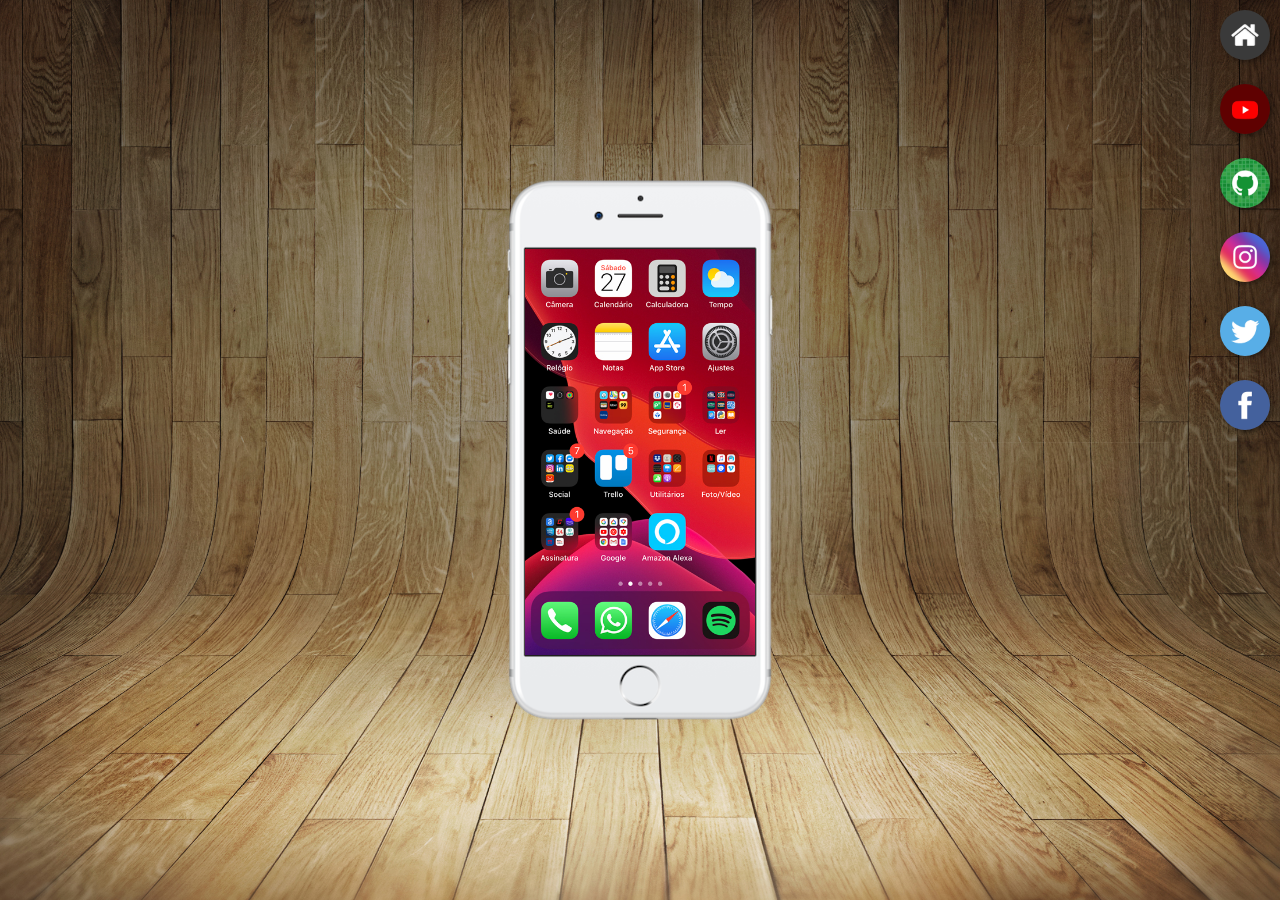
<file: index.html>
<!DOCTYPE html>
<html lang="pt-br">
<head>
    <meta charset="UTF-8">
    <meta name="viewport" content="width=device-width, initial-scale=1.0">
    <link rel="shortcut icon" href="favicon.ico" type="image/x-icon">
    <title>Projeto Redes Sociais</title>
    <link rel="stylesheet" href="estilos/estilo.css"> 
</head>
<body>
    <main>
        <section id="telefone">
            <iframe src="home.html" name="tela" id="tela" frameborder="0"></iframe>
        </section>
        <section id="redes_sociais">
            <a href="home.html" target="tela"><img src="imagens/logo-home.jpg" alt="Home"></a><br/>
            <a href="youtube.html" target="tela"><img src="imagens/logo-youtube.jpg" alt="Youtube"></a><br/>
            <a href="github.html" target="tela"><img src="imagens/logo-github.jpg" alt="GitHub"></a><br/>
            <a href="instagram.html" target="tela"><img src="imagens/logo-instagram.jpg" alt="Instagran"></a><br/>
            <a href="twitter.html" target="tela"><img src="imagens/logo-twitter.jpg" alt="Twitter"></a><br/>
            <a href="facebook.html" target="tela"><img src="imagens/logo-facebook.jpg" alt="Fabebook"></a>
        </section>
    </main>
</body>
</html>
</file>
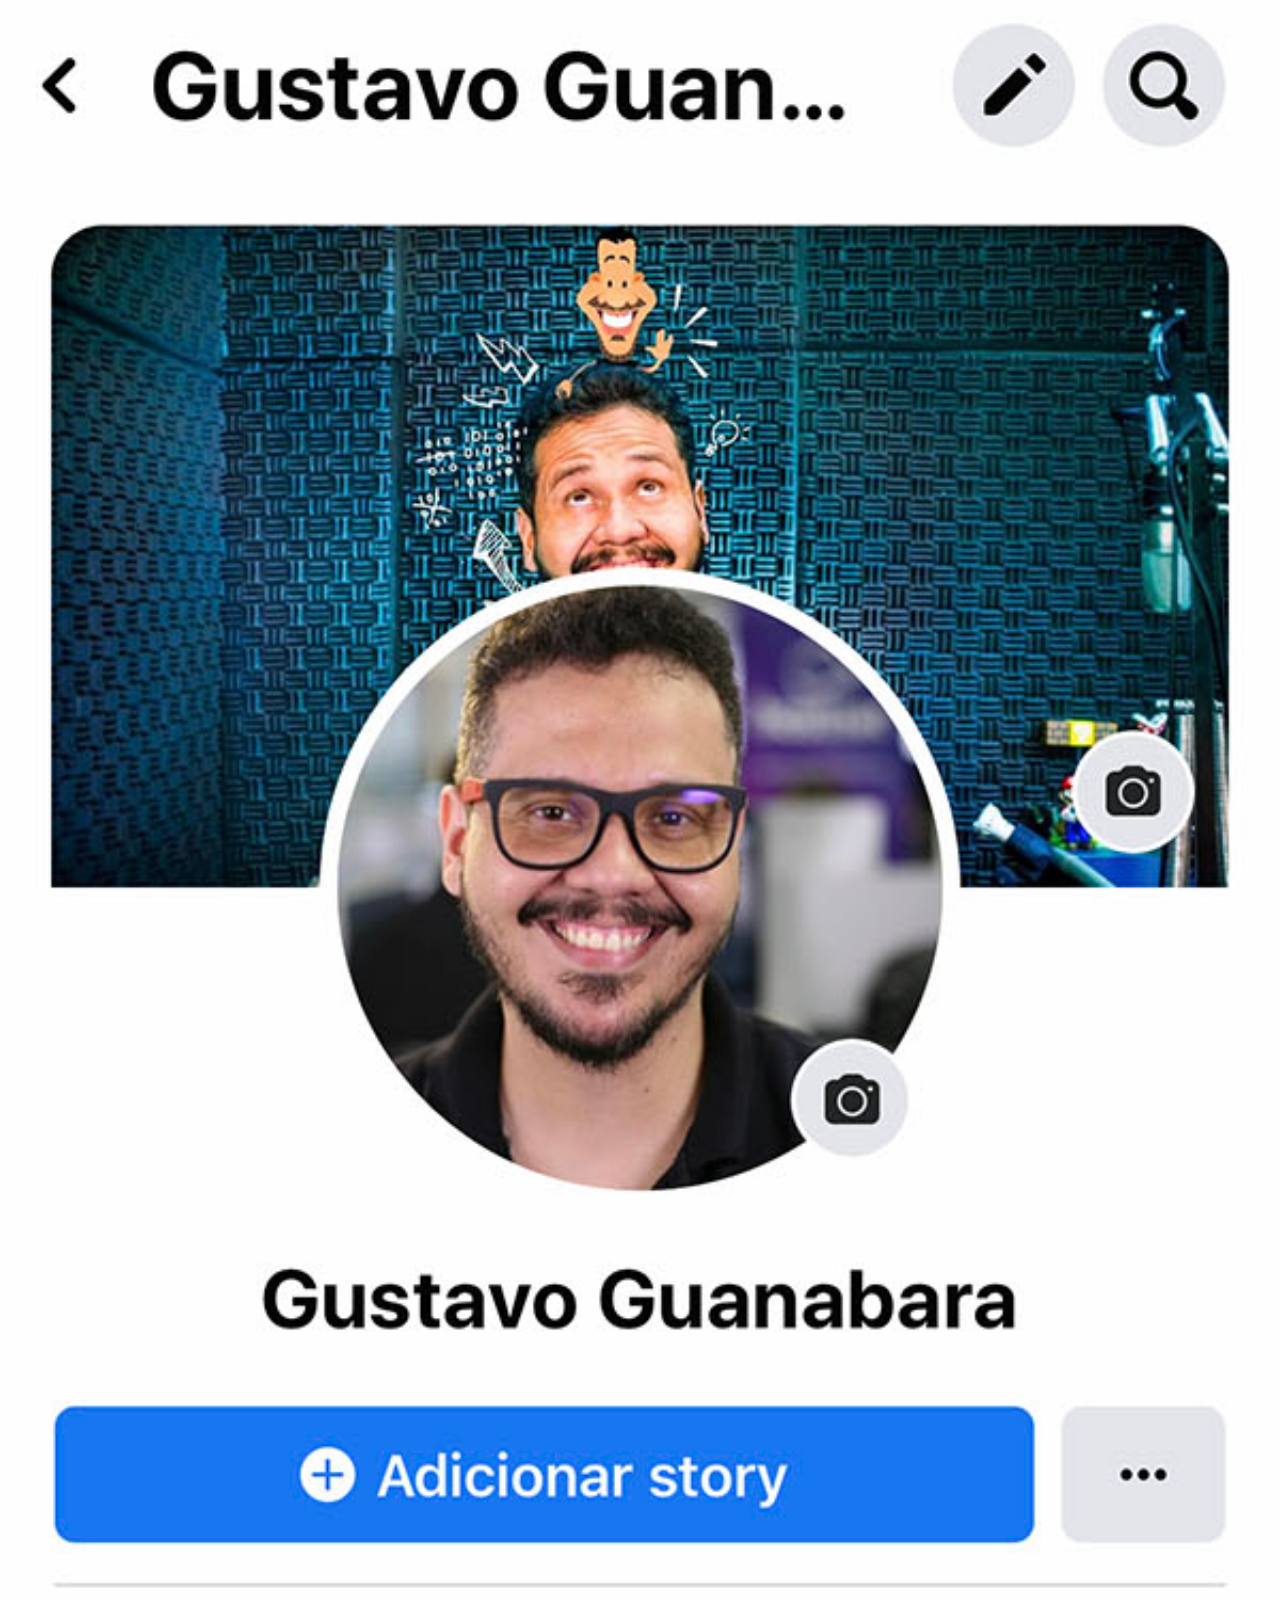
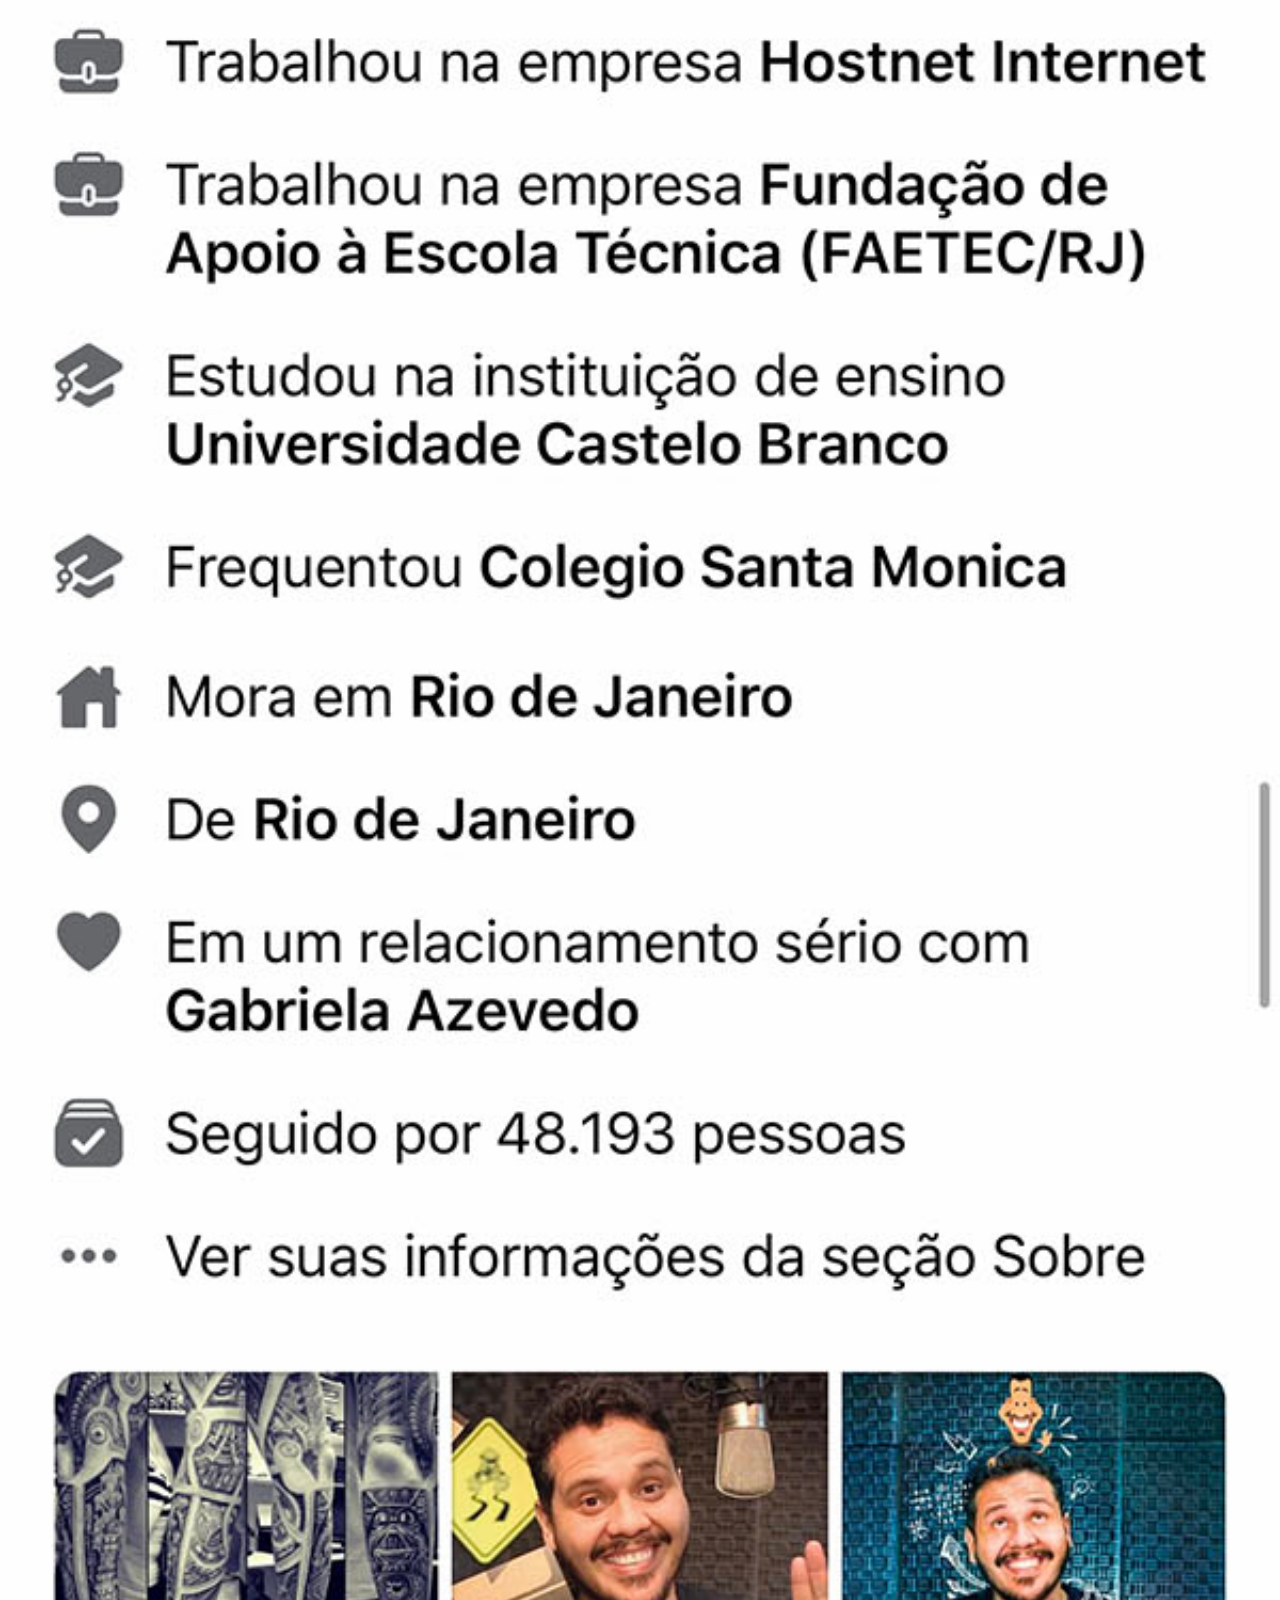
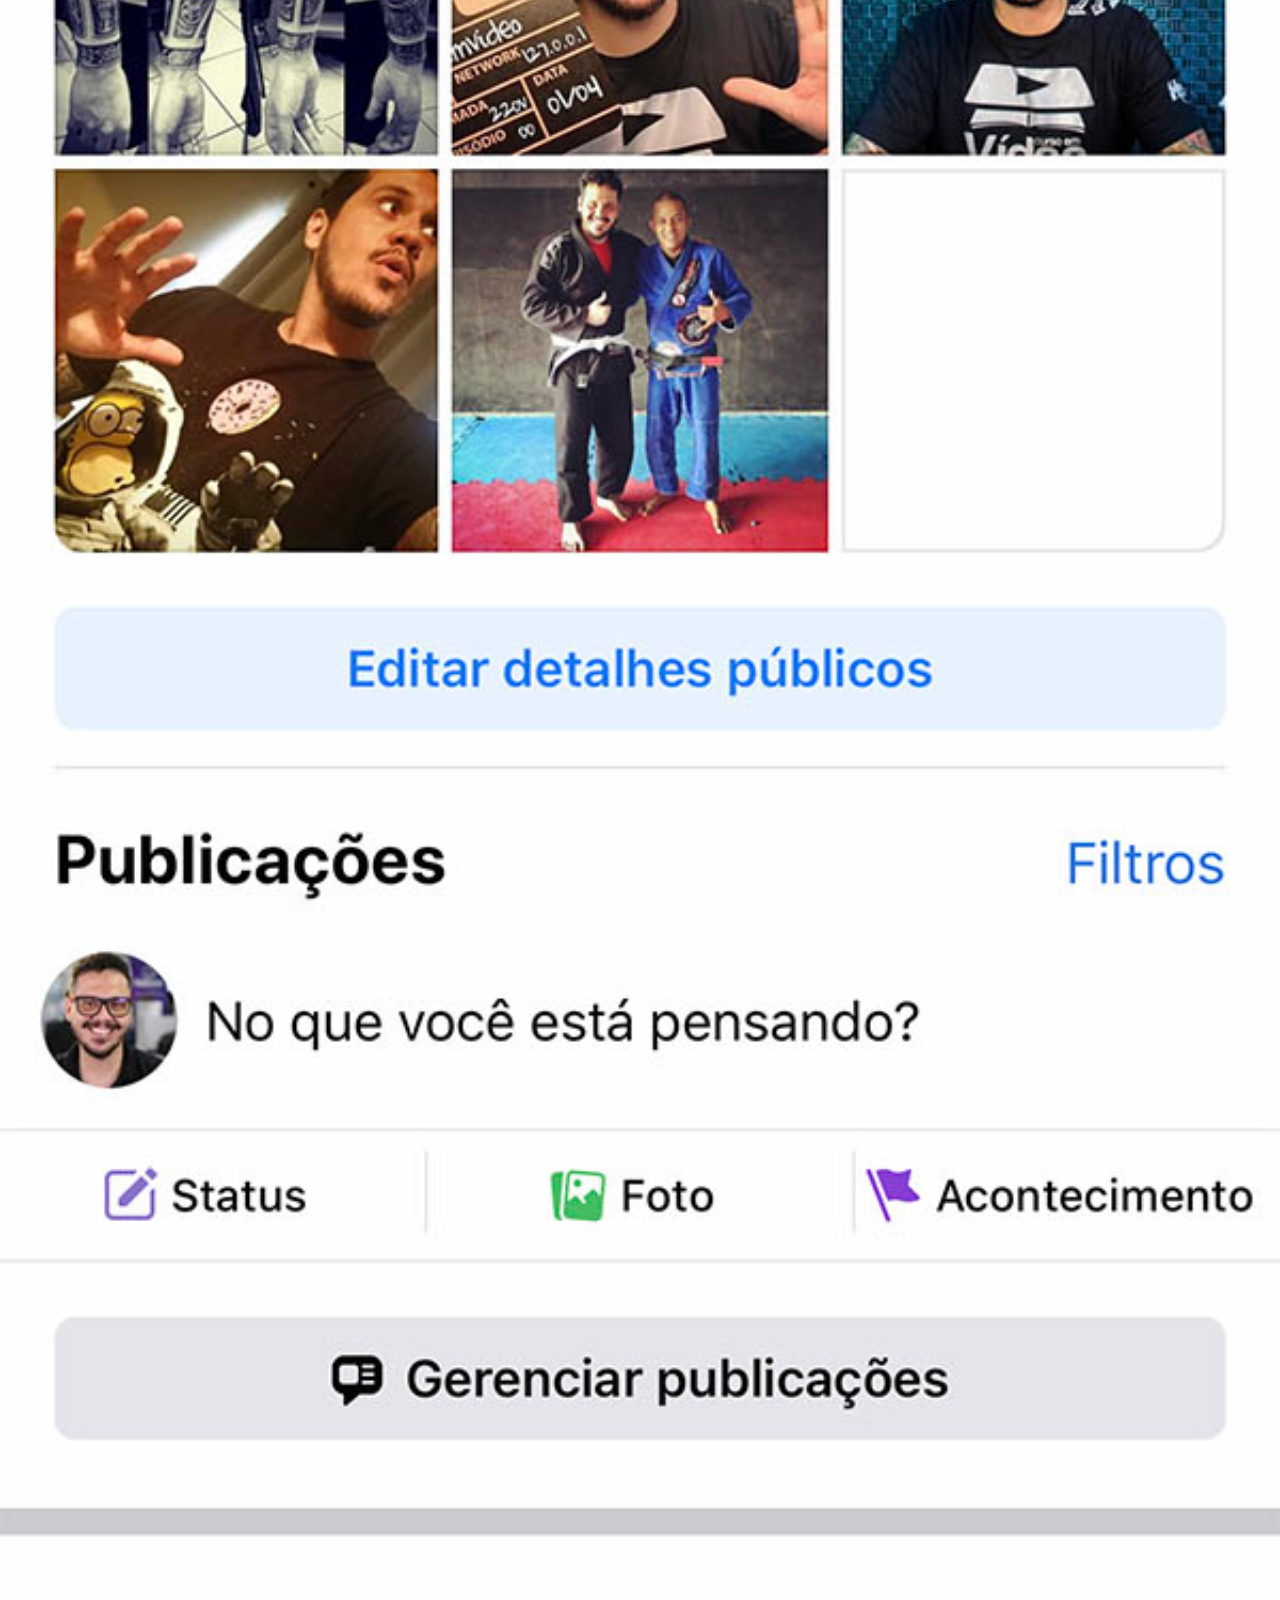
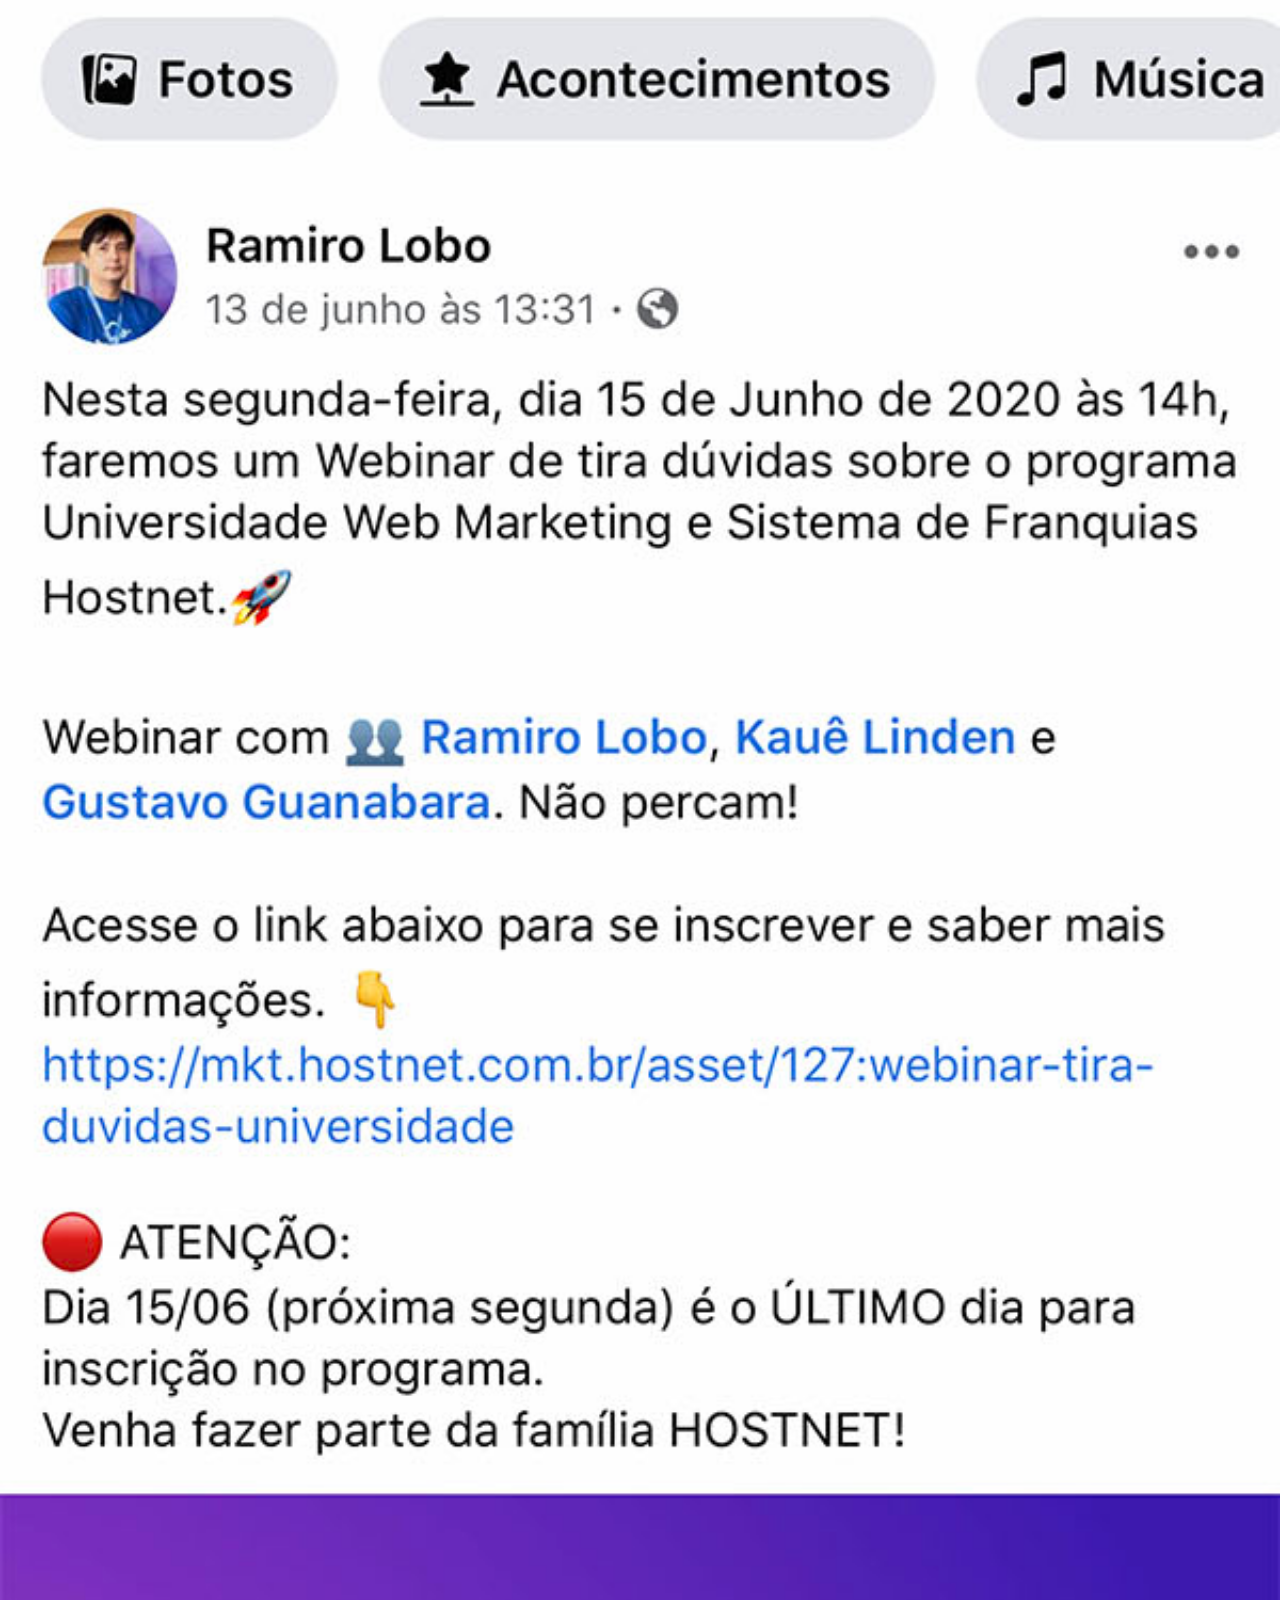
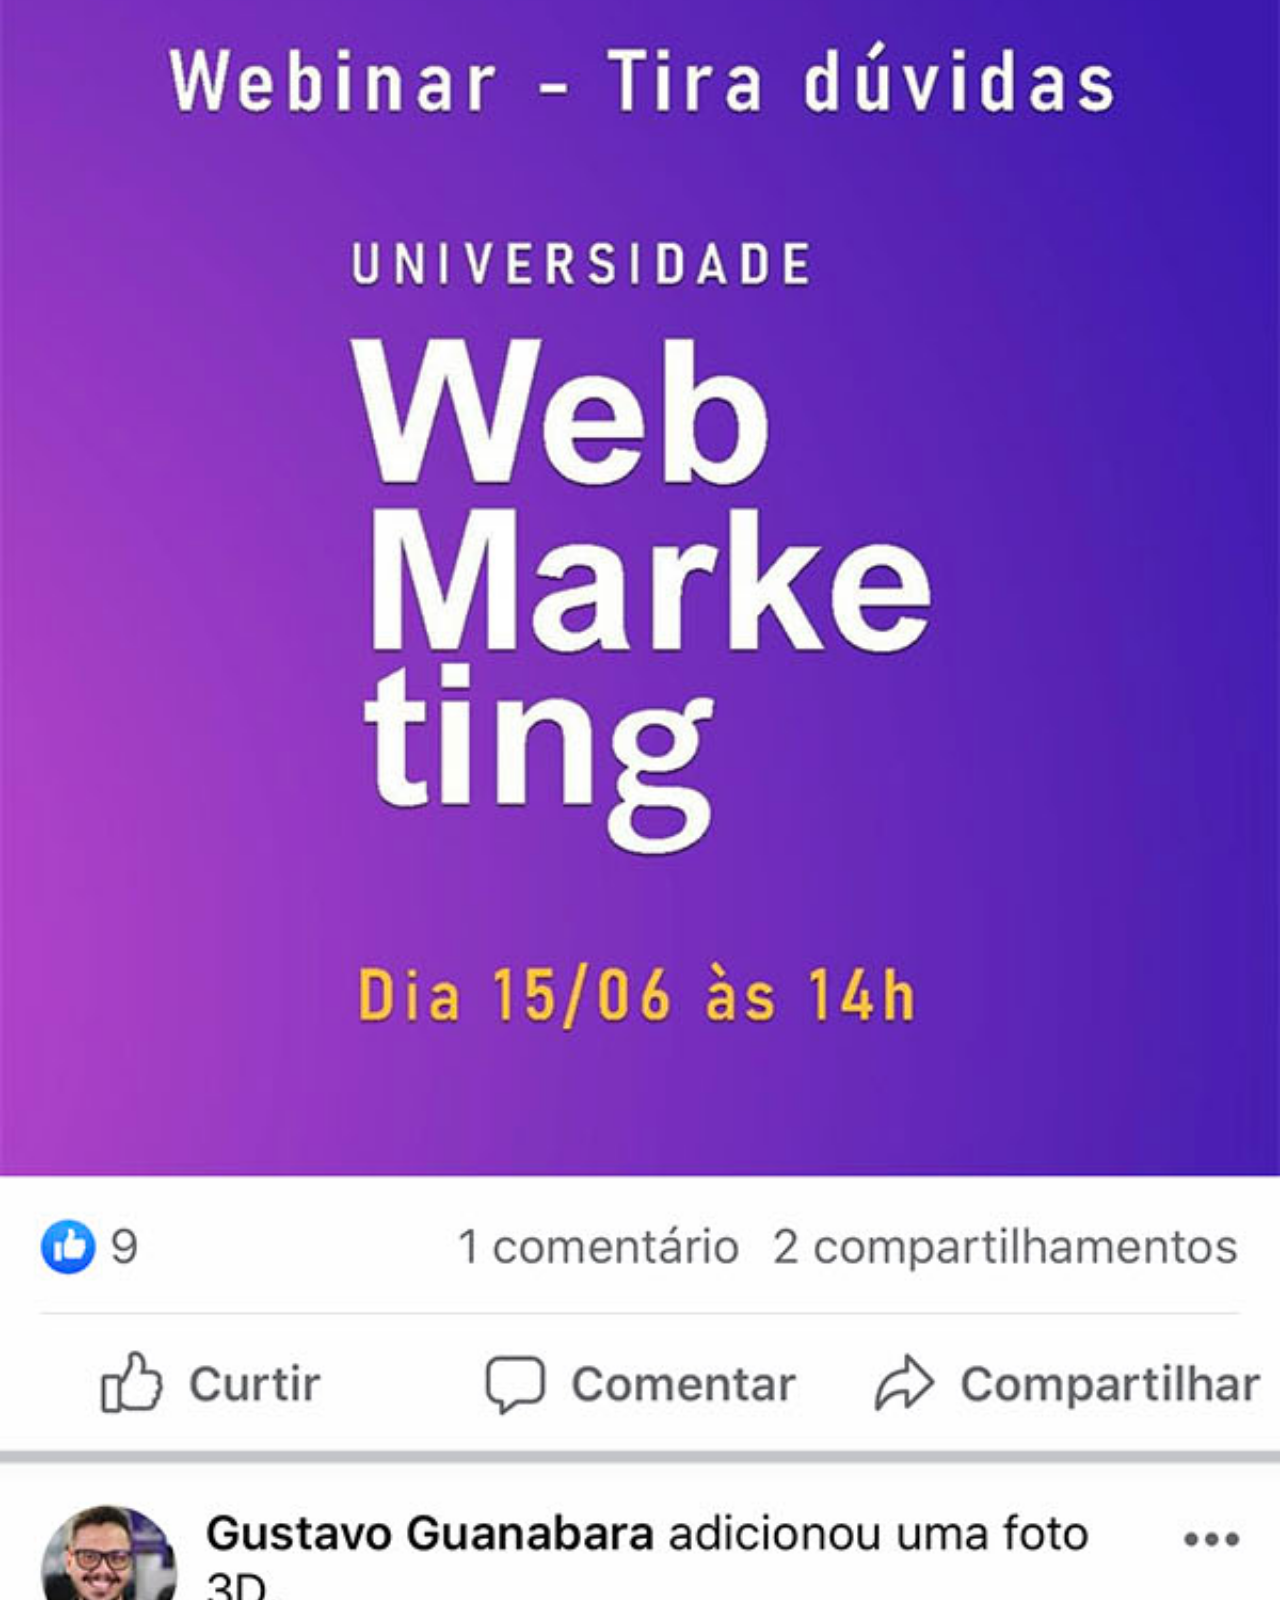
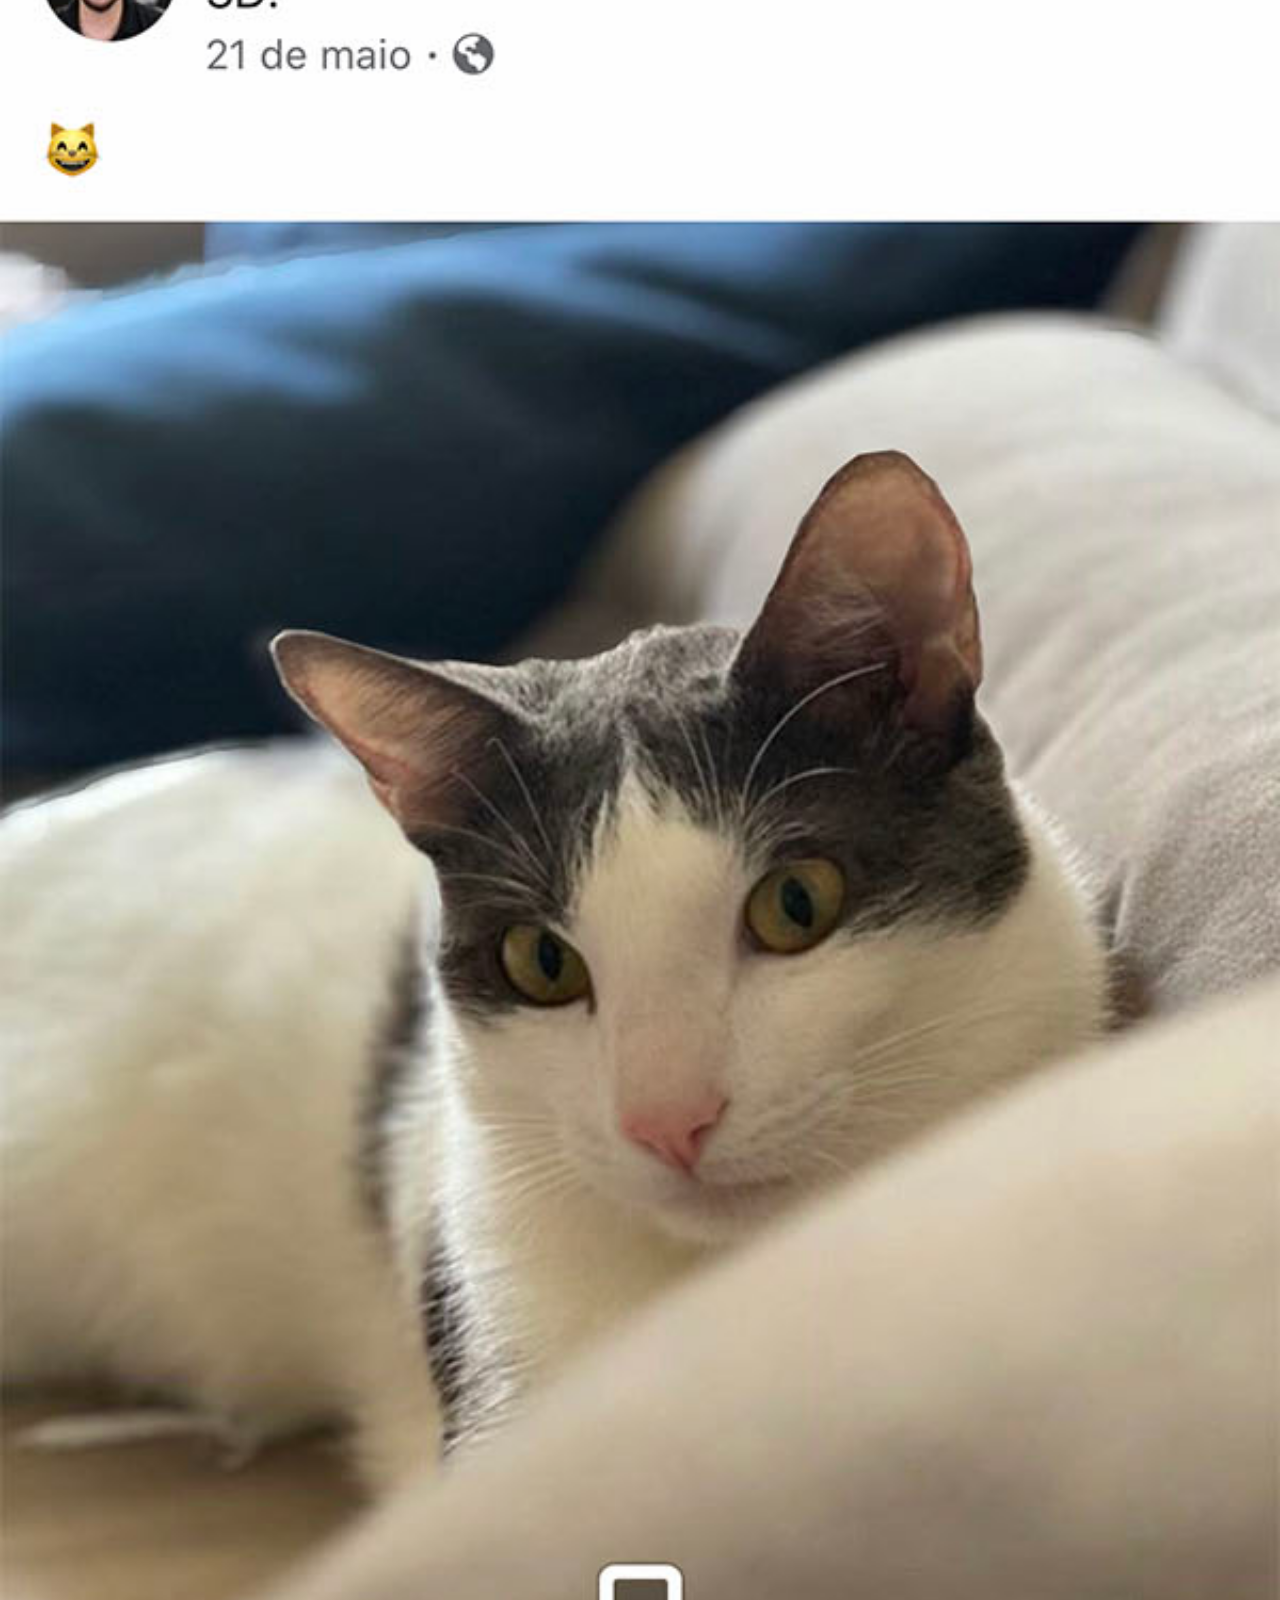
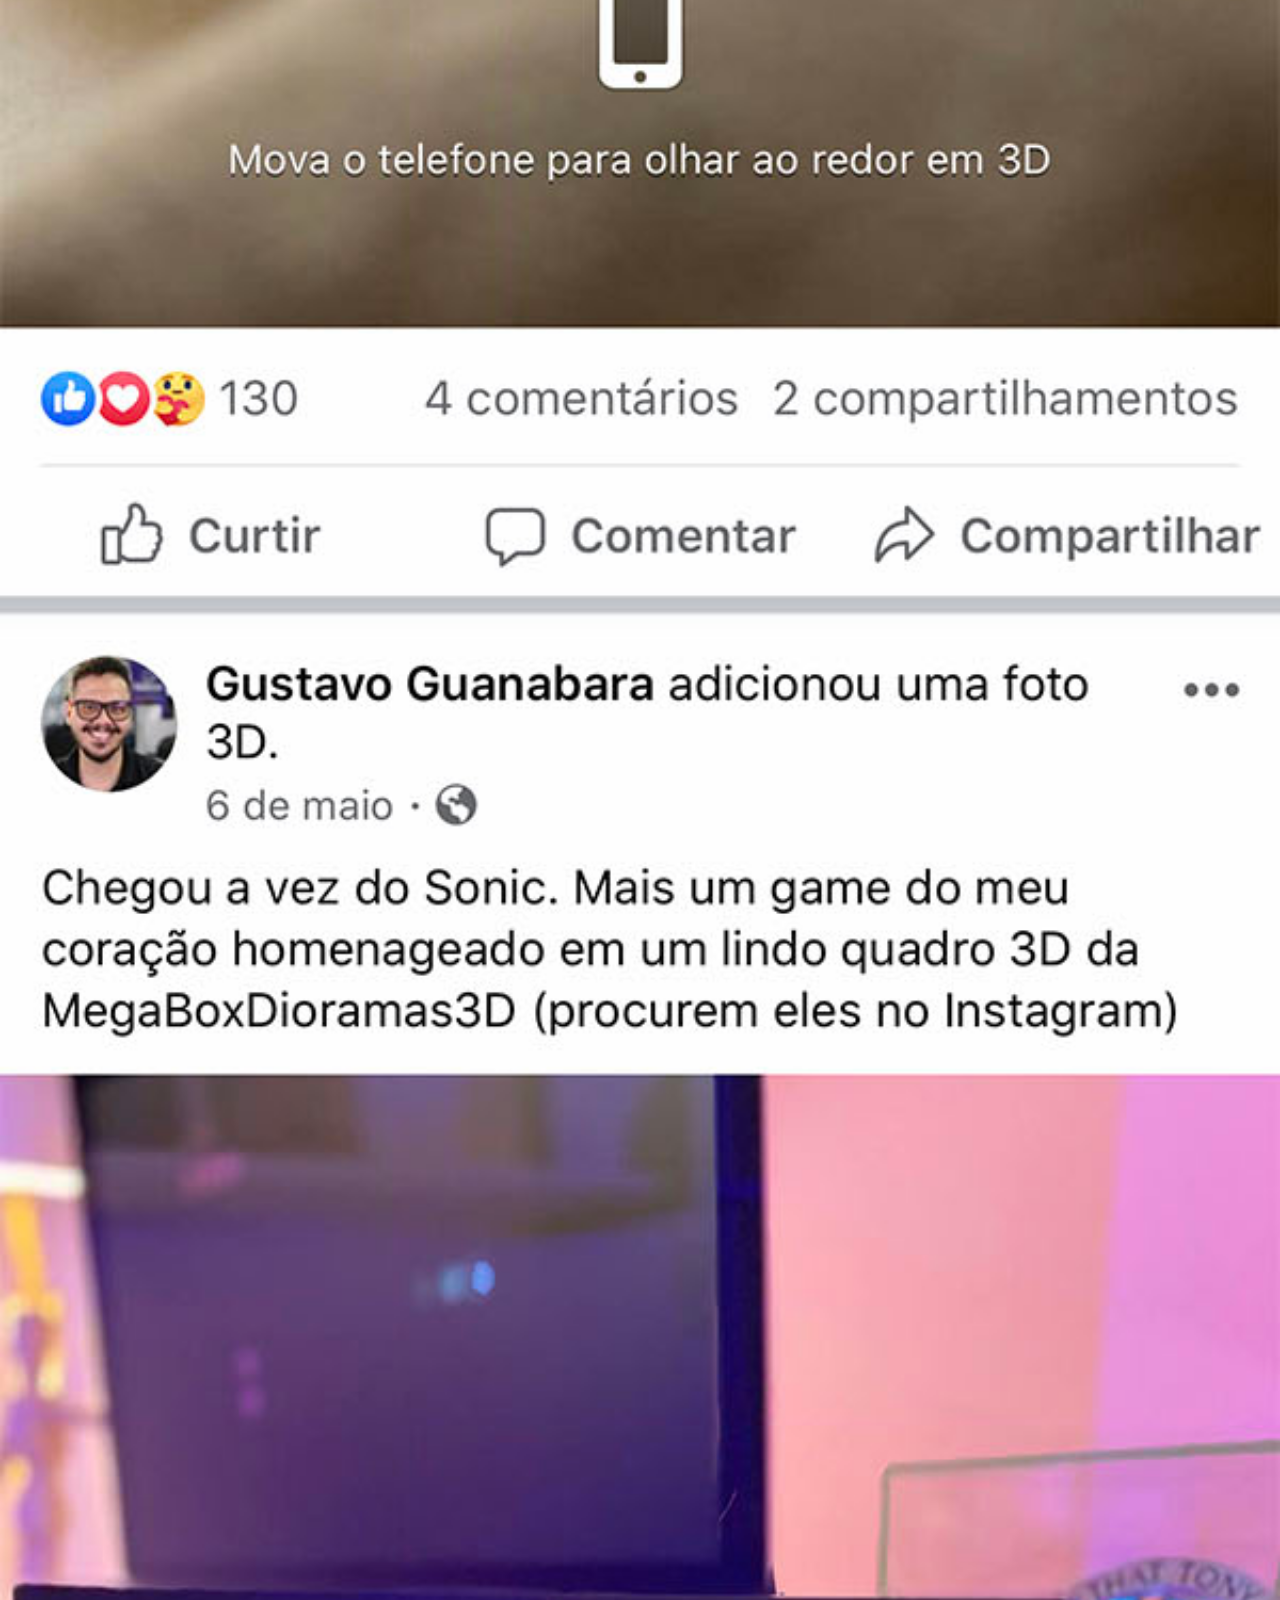
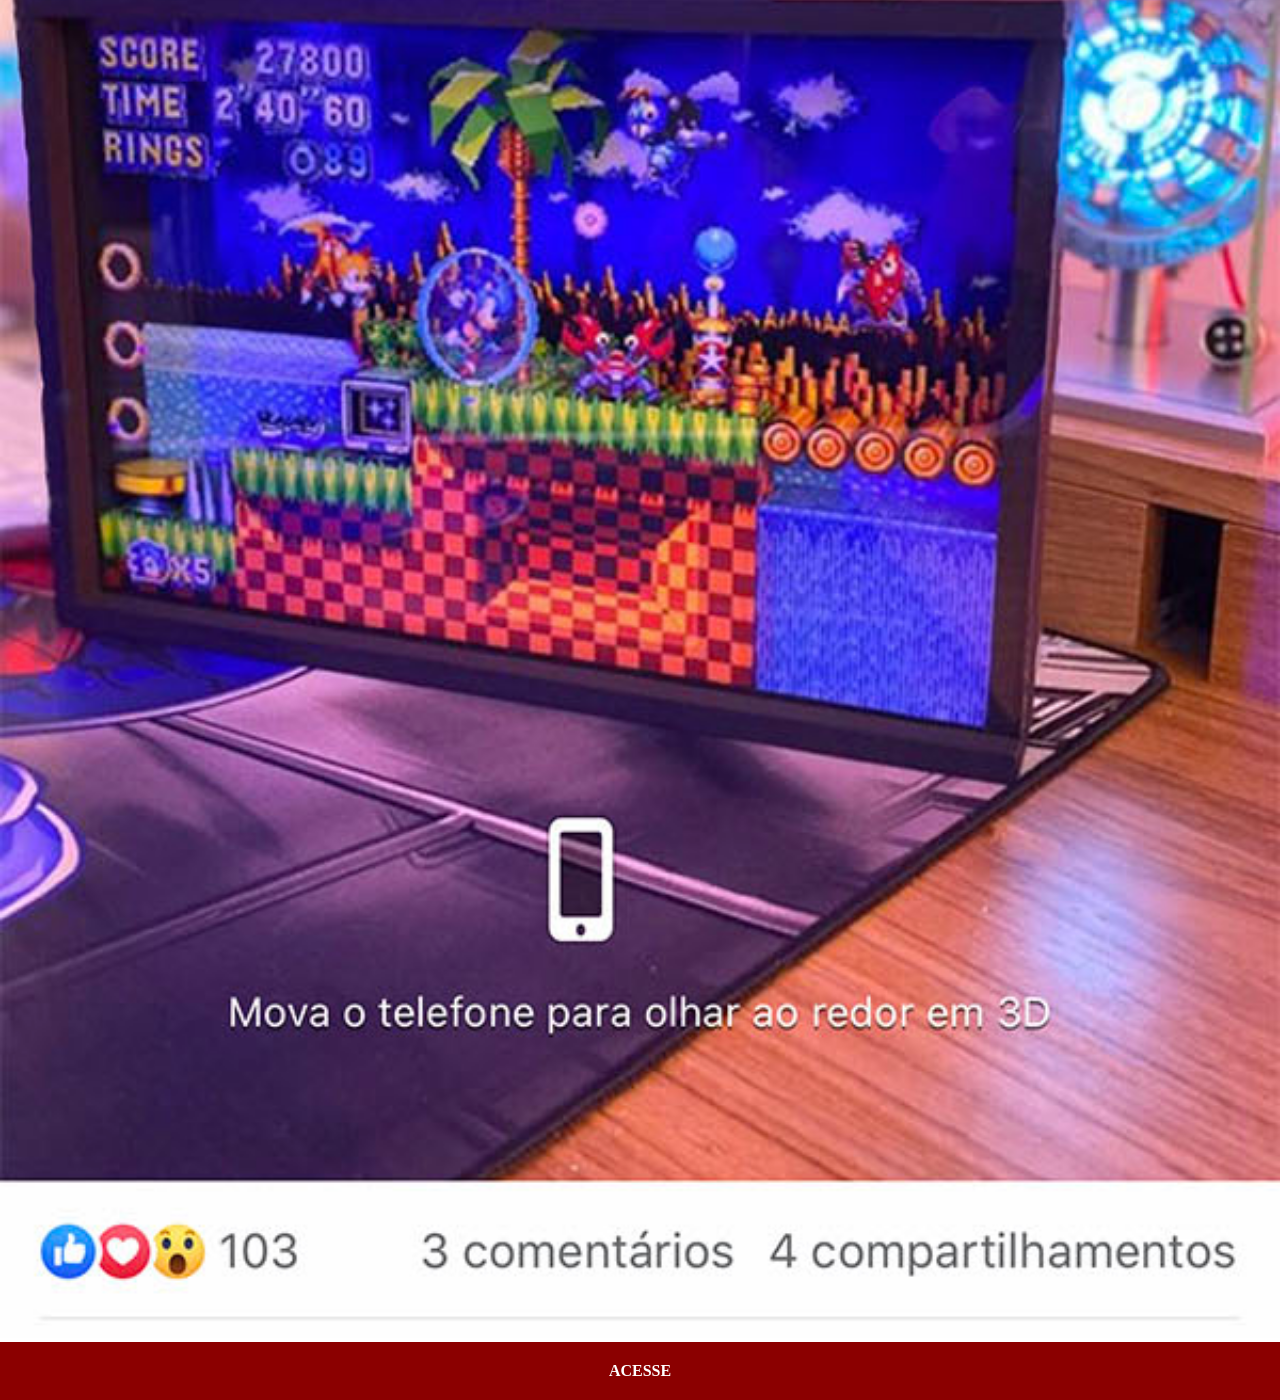
<file: facebook.html>
<!DOCTYPE html>
<html lang="pt-br">
<head>
    <meta charset="UTF-8">
    <meta name="viewport" content="width=device-width, initial-scale=1.0">
    <title>Facebook</title>
    <link rel="stylesheet" href="estilos/social.css">
</head>
<body>

    <img src="imagens/tela-facebook.jpg" alt="Github">
    <a href="https://www.facebook.com/gustavoguanabara/?locale=pt_BR" target="_blank">ACESSE</a>
    
</body>
</html>
</file>
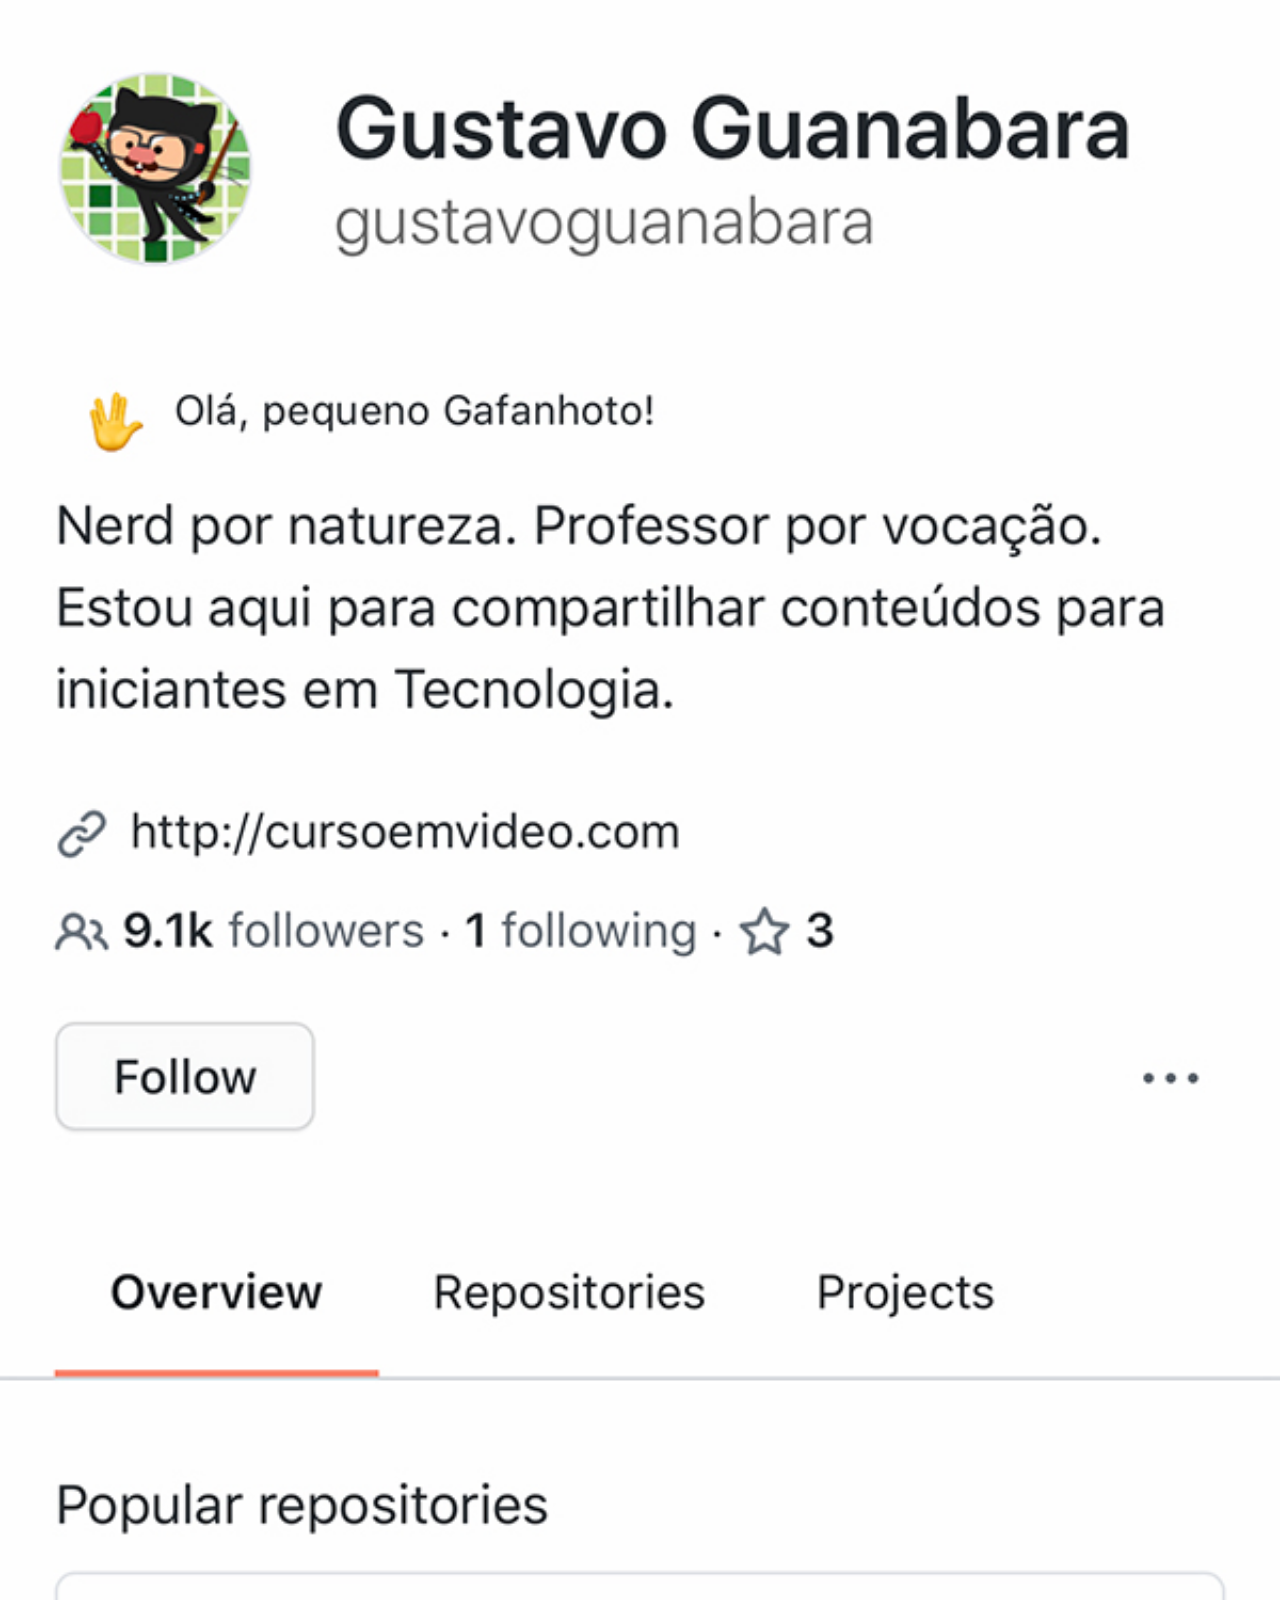
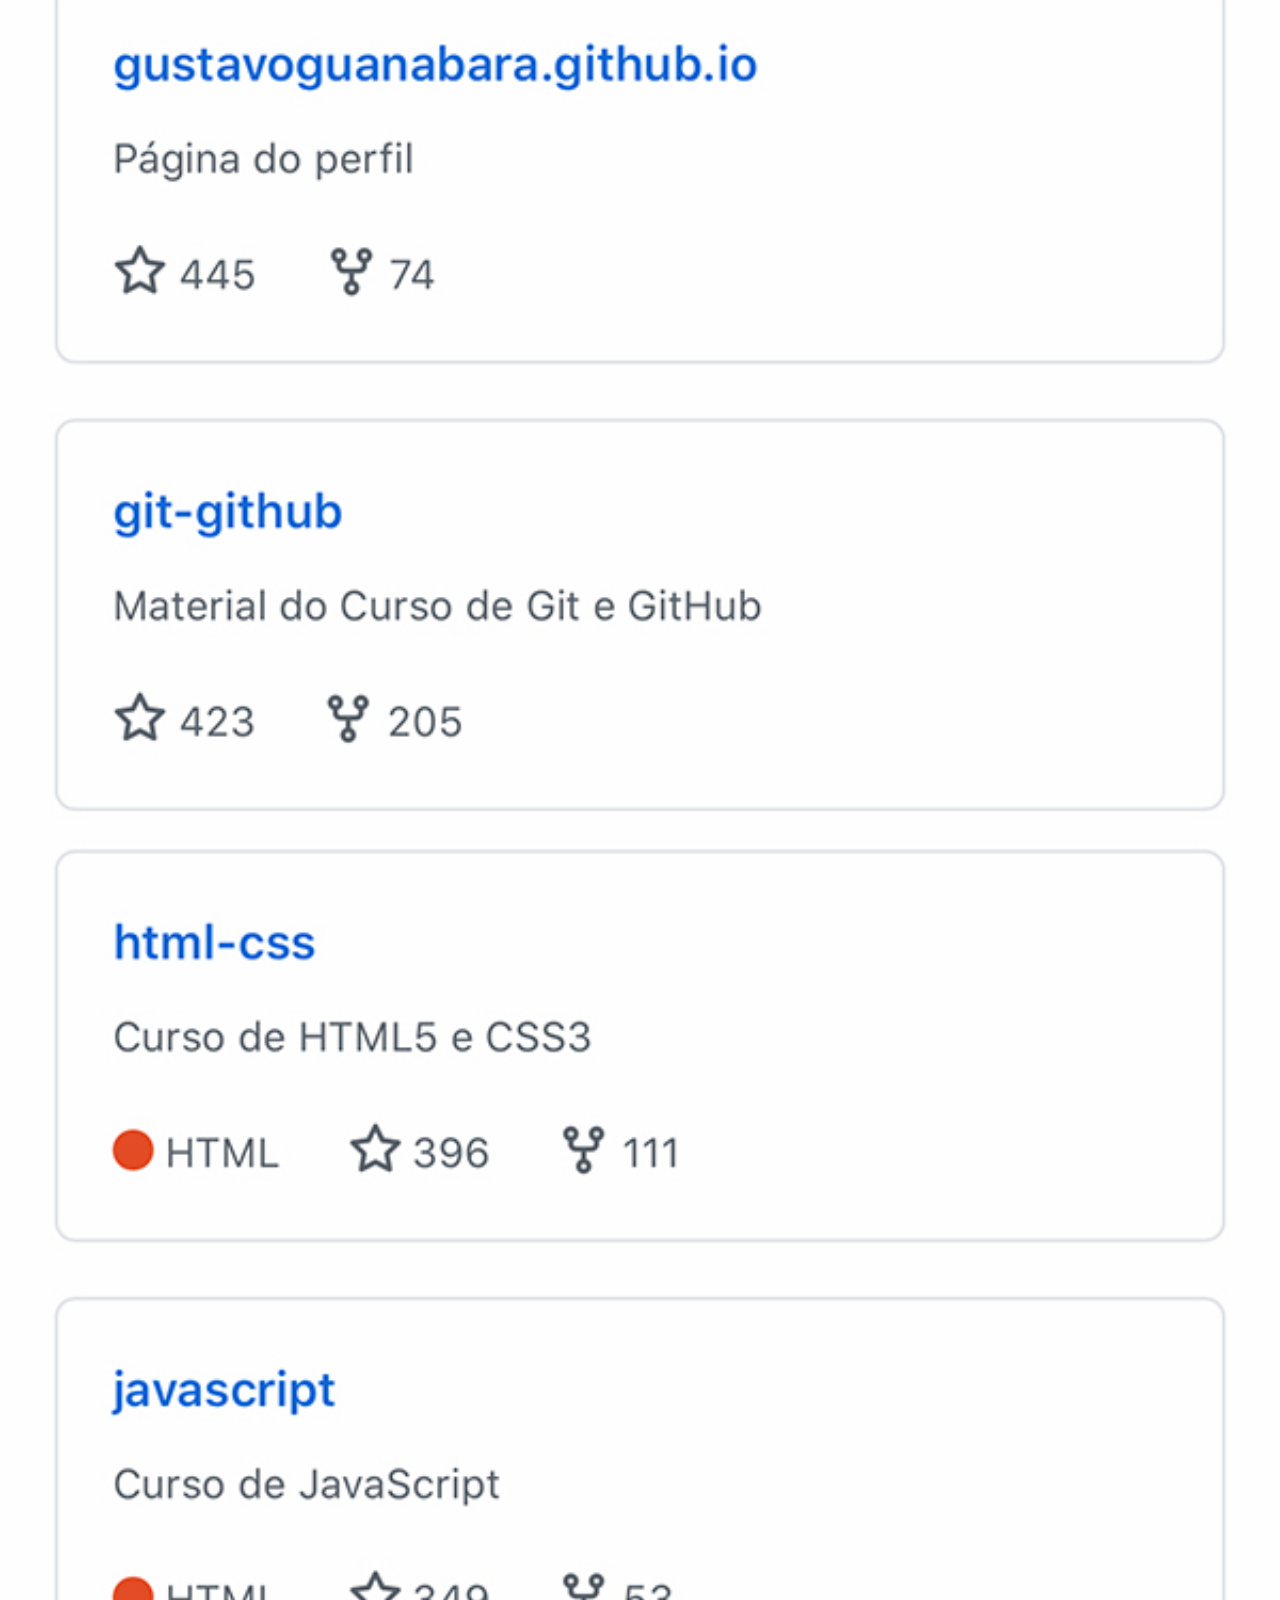
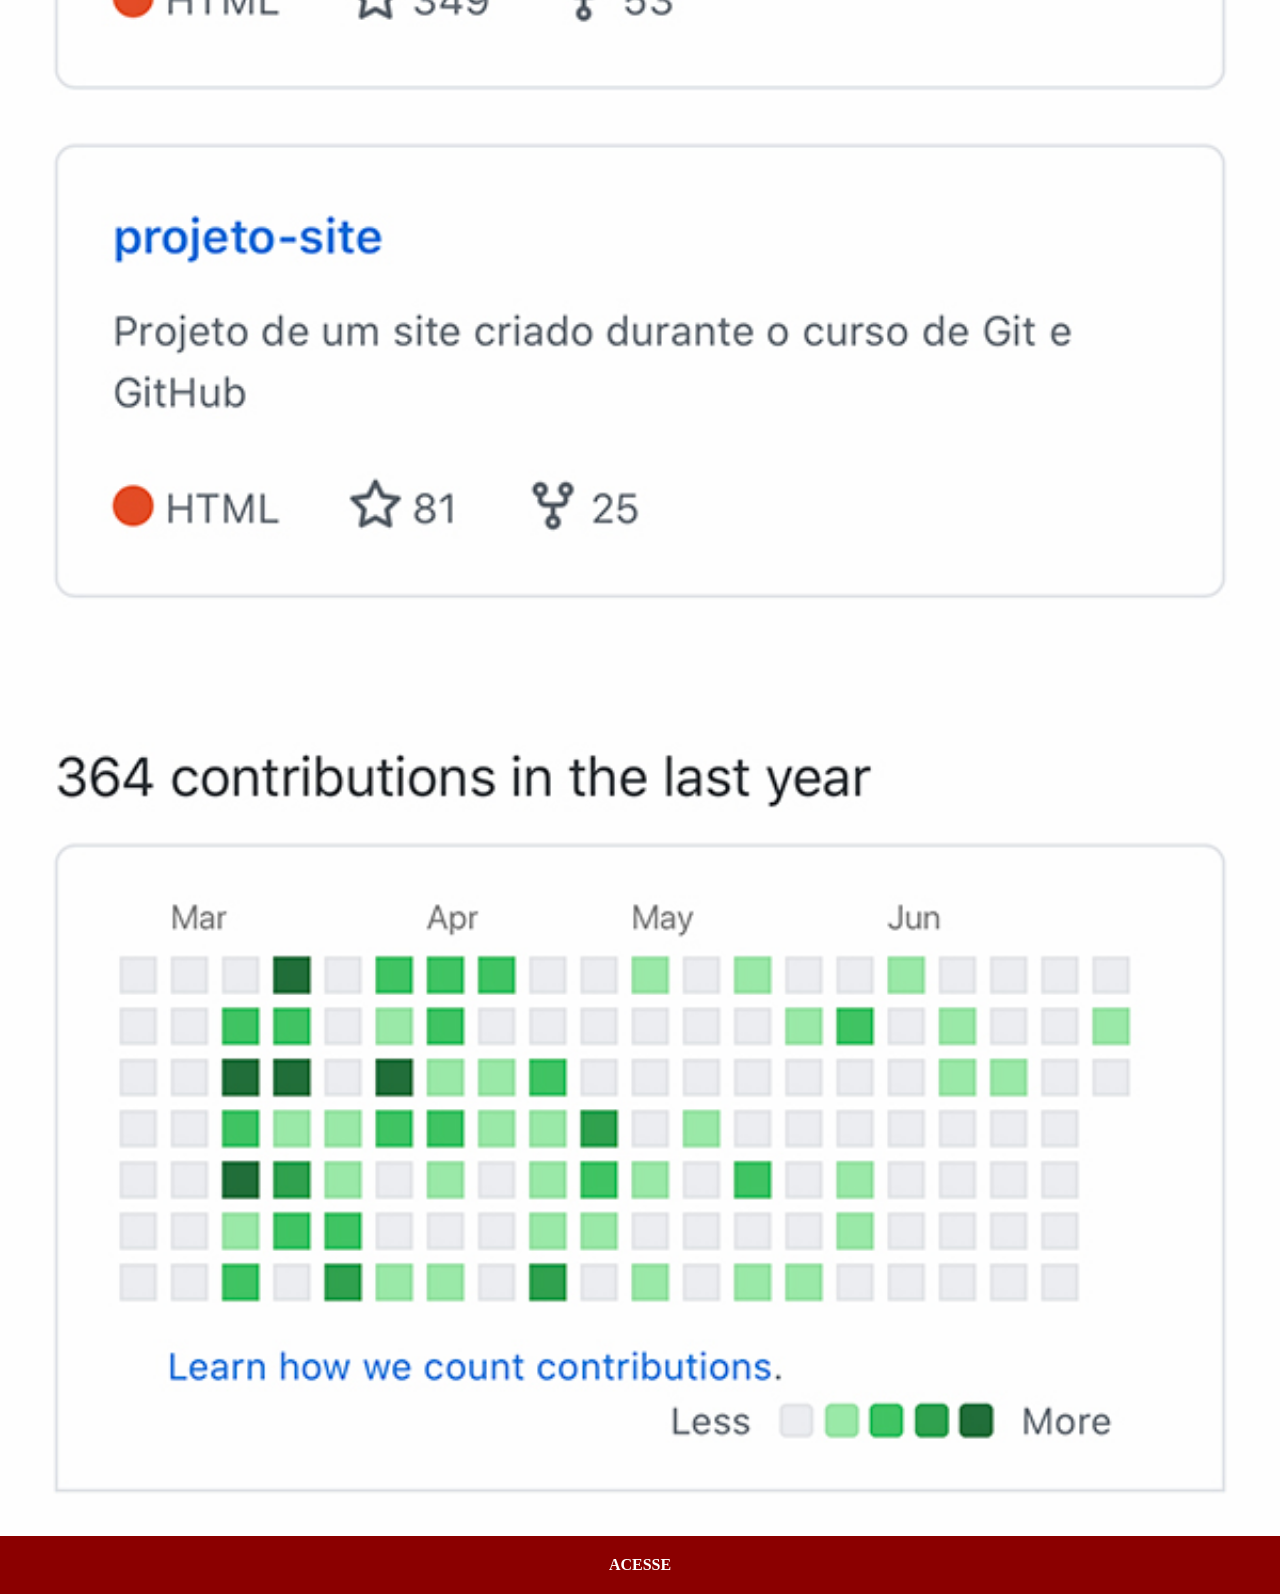
<file: github.html>
<!DOCTYPE html>
<html lang="pt-br">
<head>
    <meta charset="UTF-8">
    <meta name="viewport" content="width=device-width, initial-scale=1.0">
    <title>GitHub</title>
    <link rel="stylesheet" href="estilos/social.css">
</head>
<body>

    <img src="imagens/tela-github.jpg" alt="Github">
    <a href="https://github.com/gustavoguanabara" target="_blank">ACESSE</a>
    
</body>
</html>
</file>
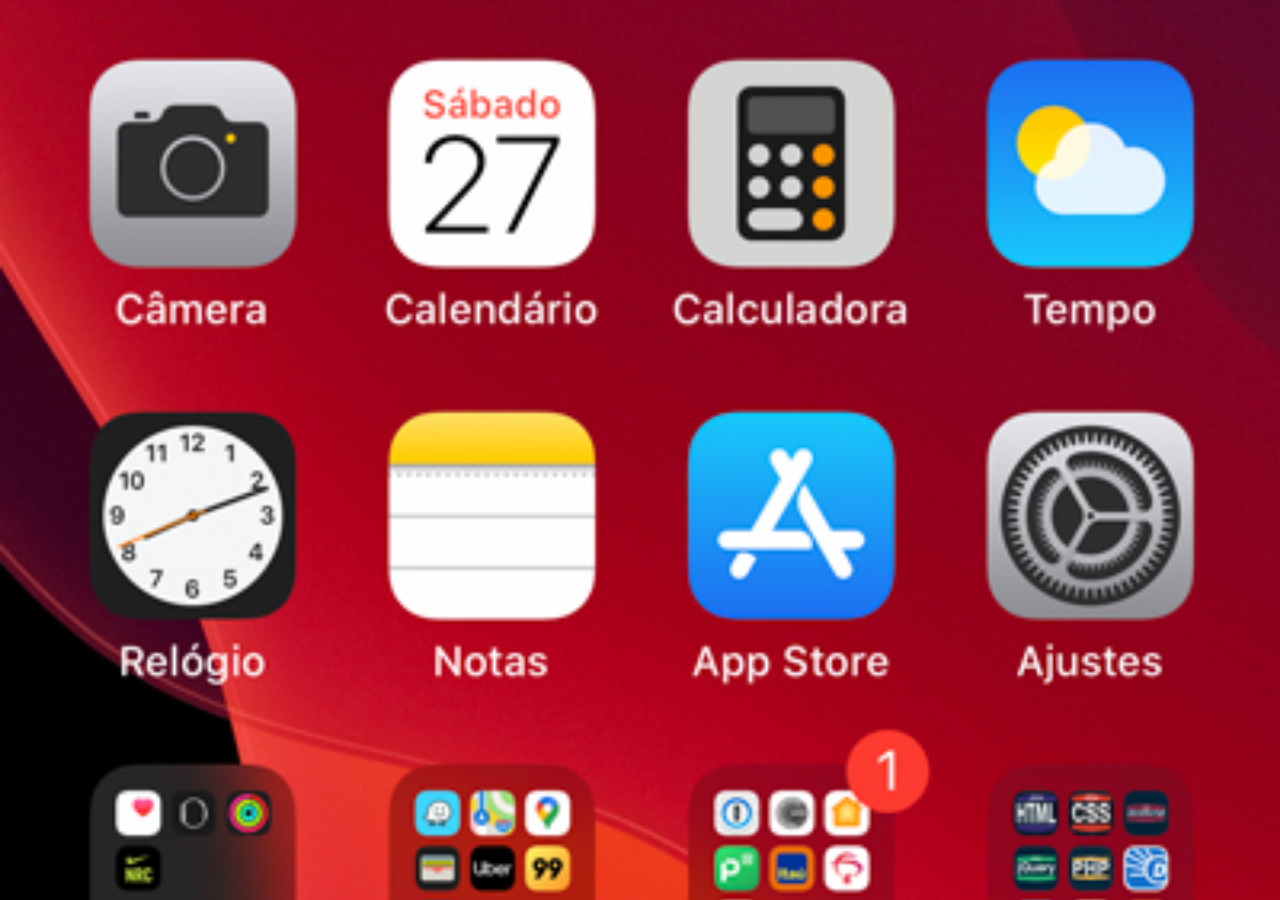
<file: home.html>
<!DOCTYPE html>
<html lang="pt-br">
<head>
    <meta charset="UTF-8">
    <meta name="viewport" content="width=device-width, initial-scale=1.0">
    <title>Home</title>
    <style>
        *{
            margin: 0px;
            padding: 0px;
        }

        body{
            width: 100vw;
            height: 100vh;
            background: black url("imagens/tela-home.jpg") no-repeat top center;
            background-size: cover;
        }
    </style>
</head>
<body>
    
</body>
</html>
</file>
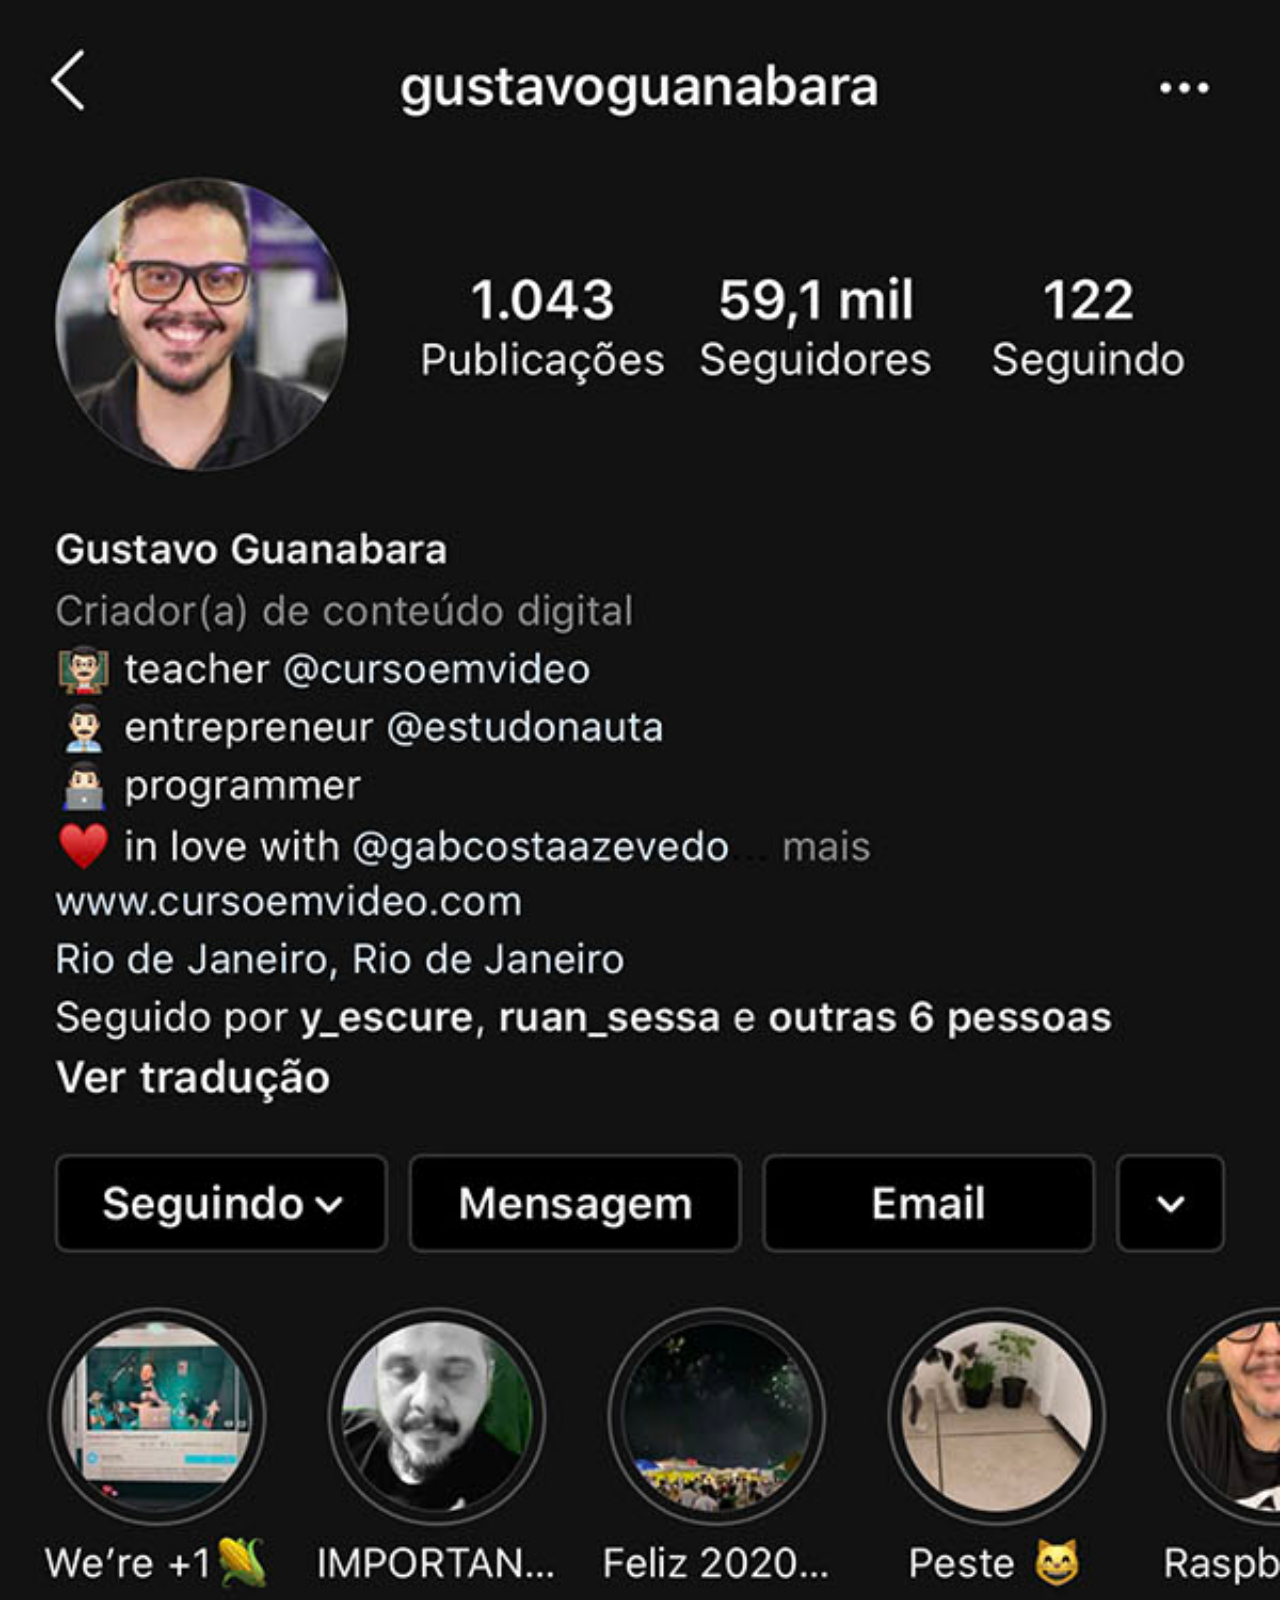
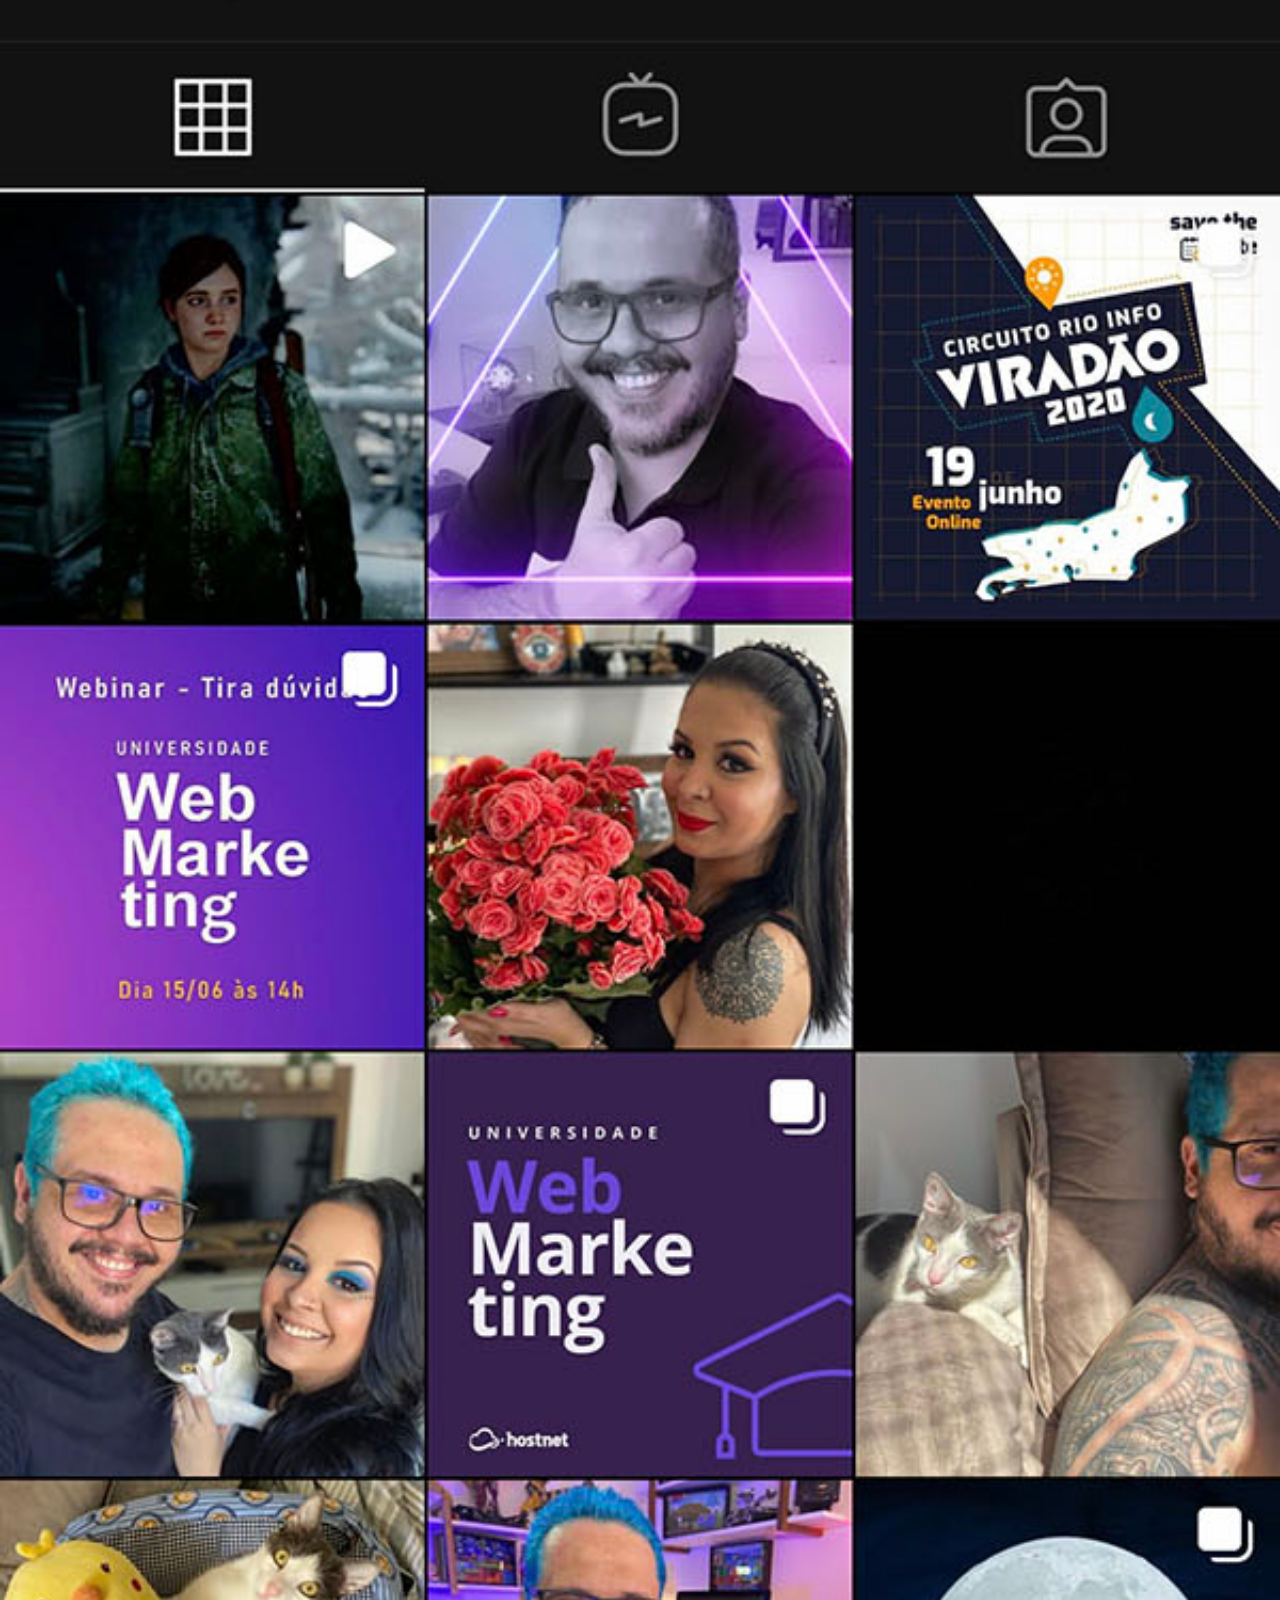
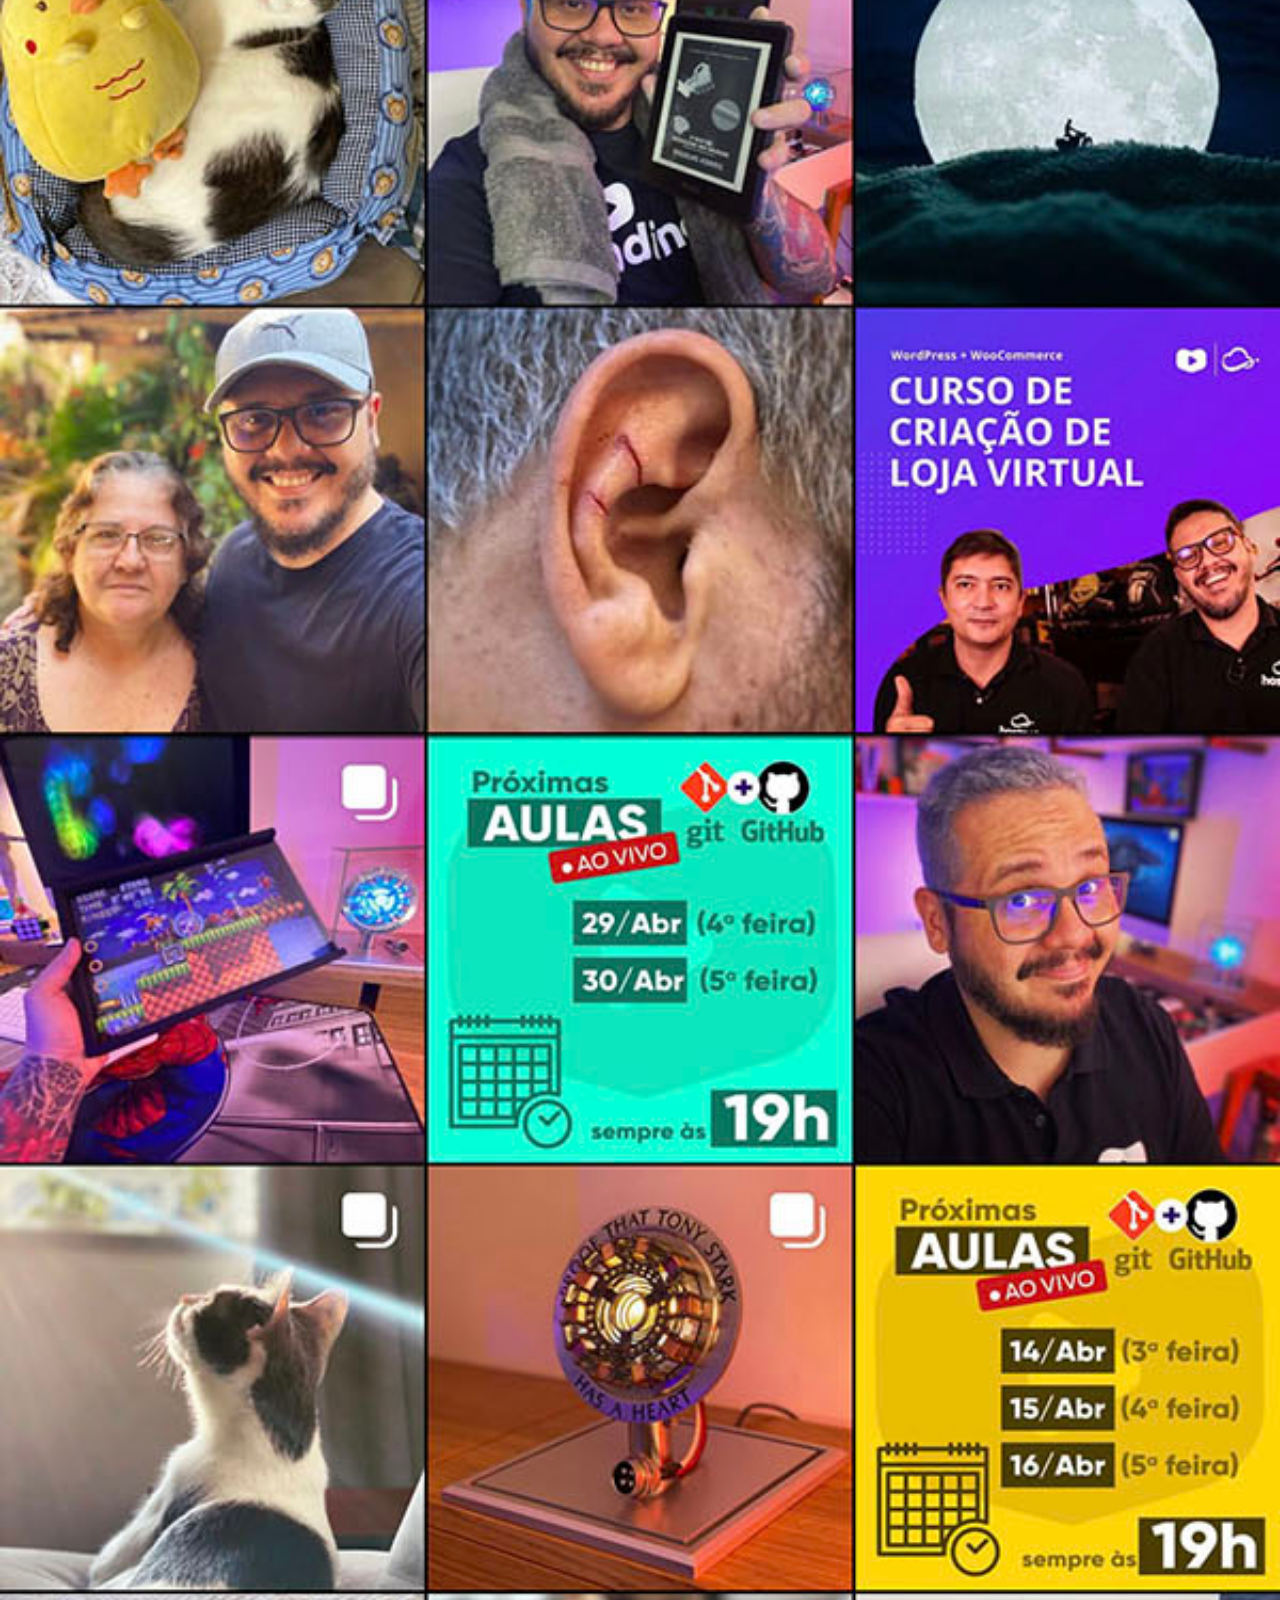
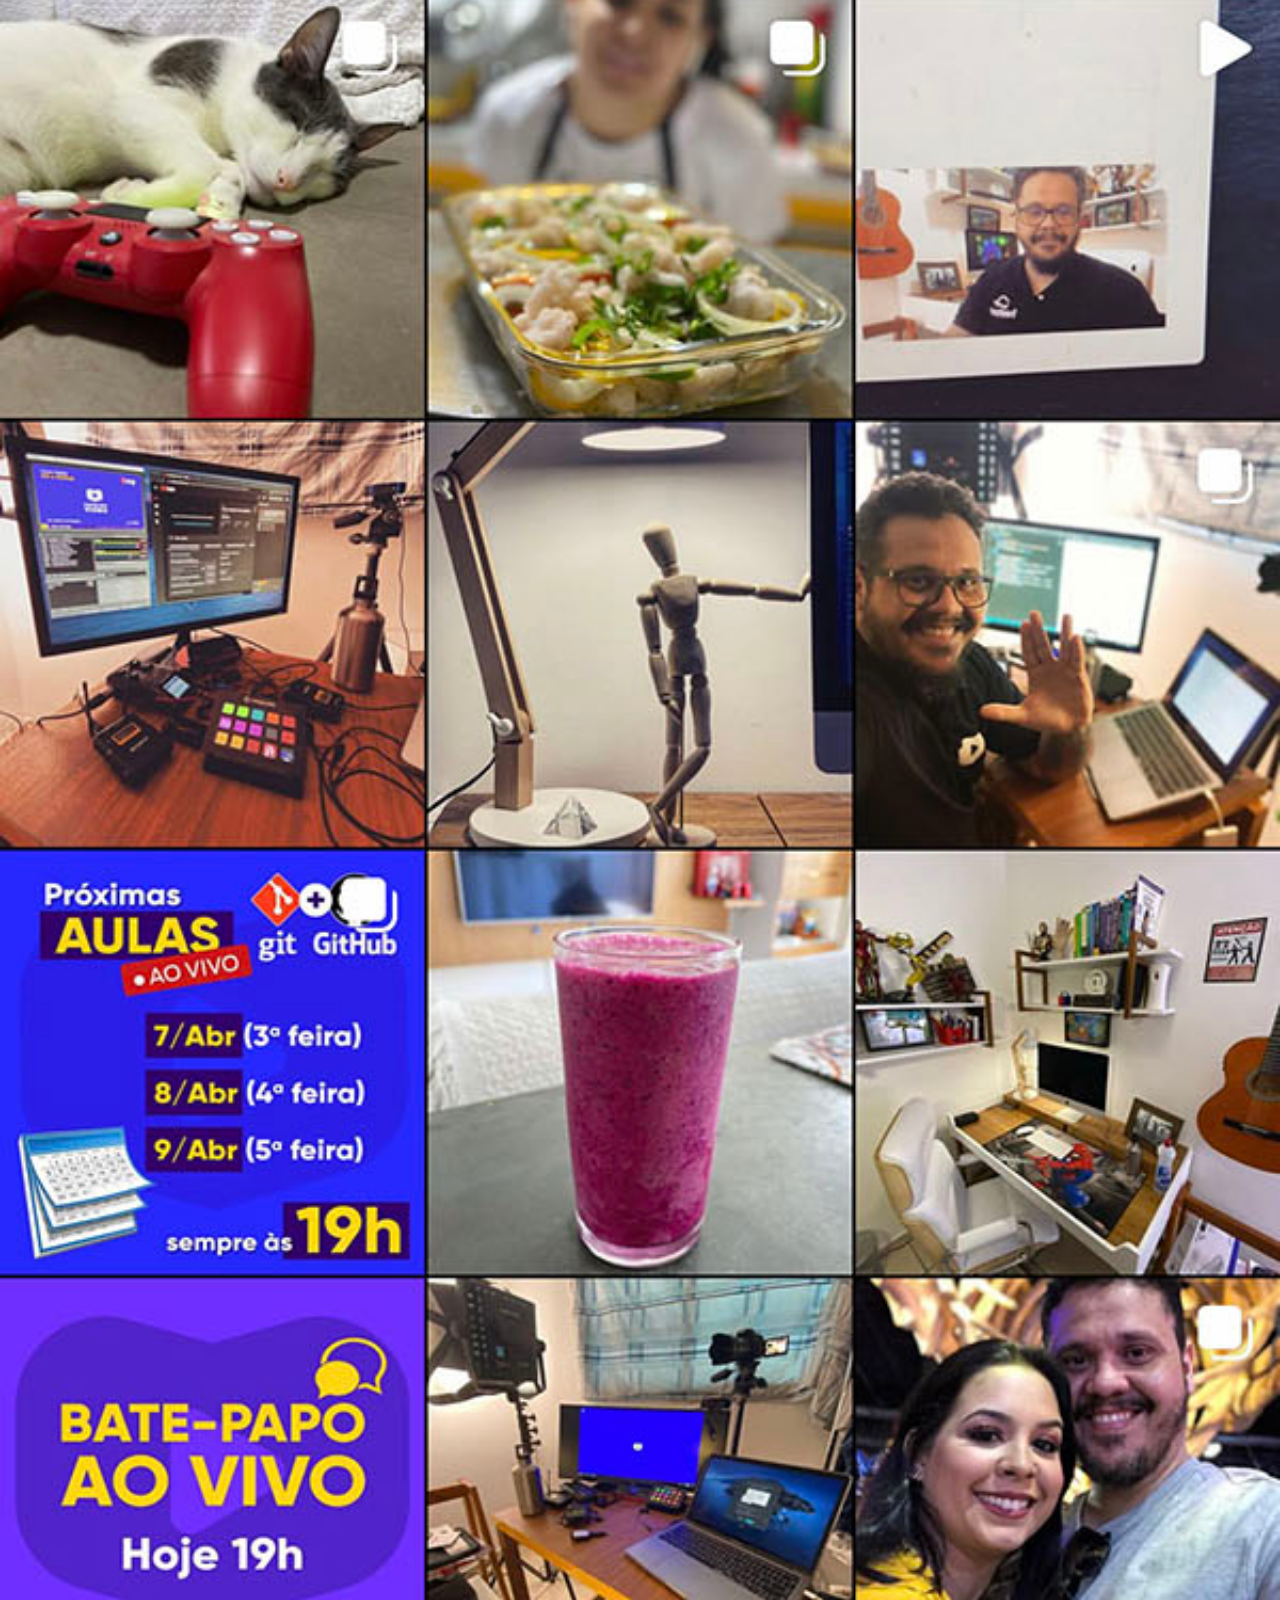
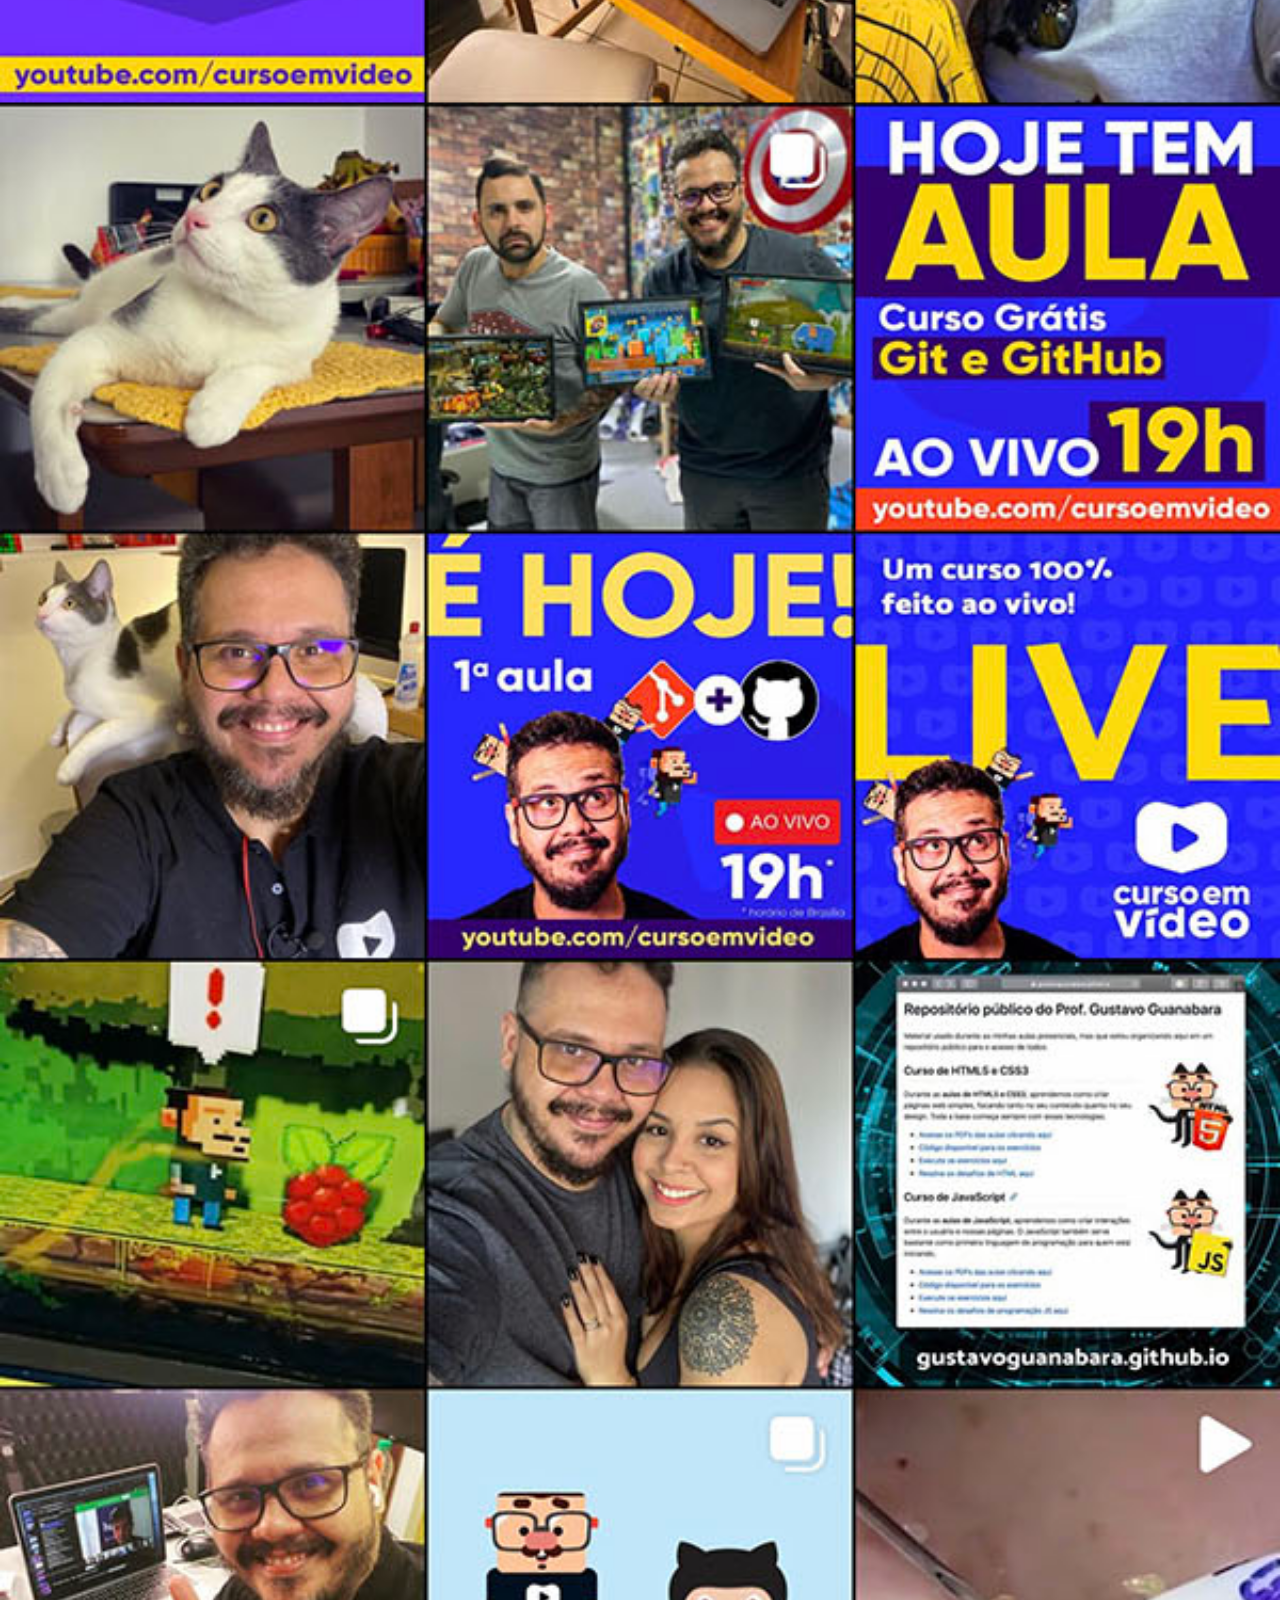
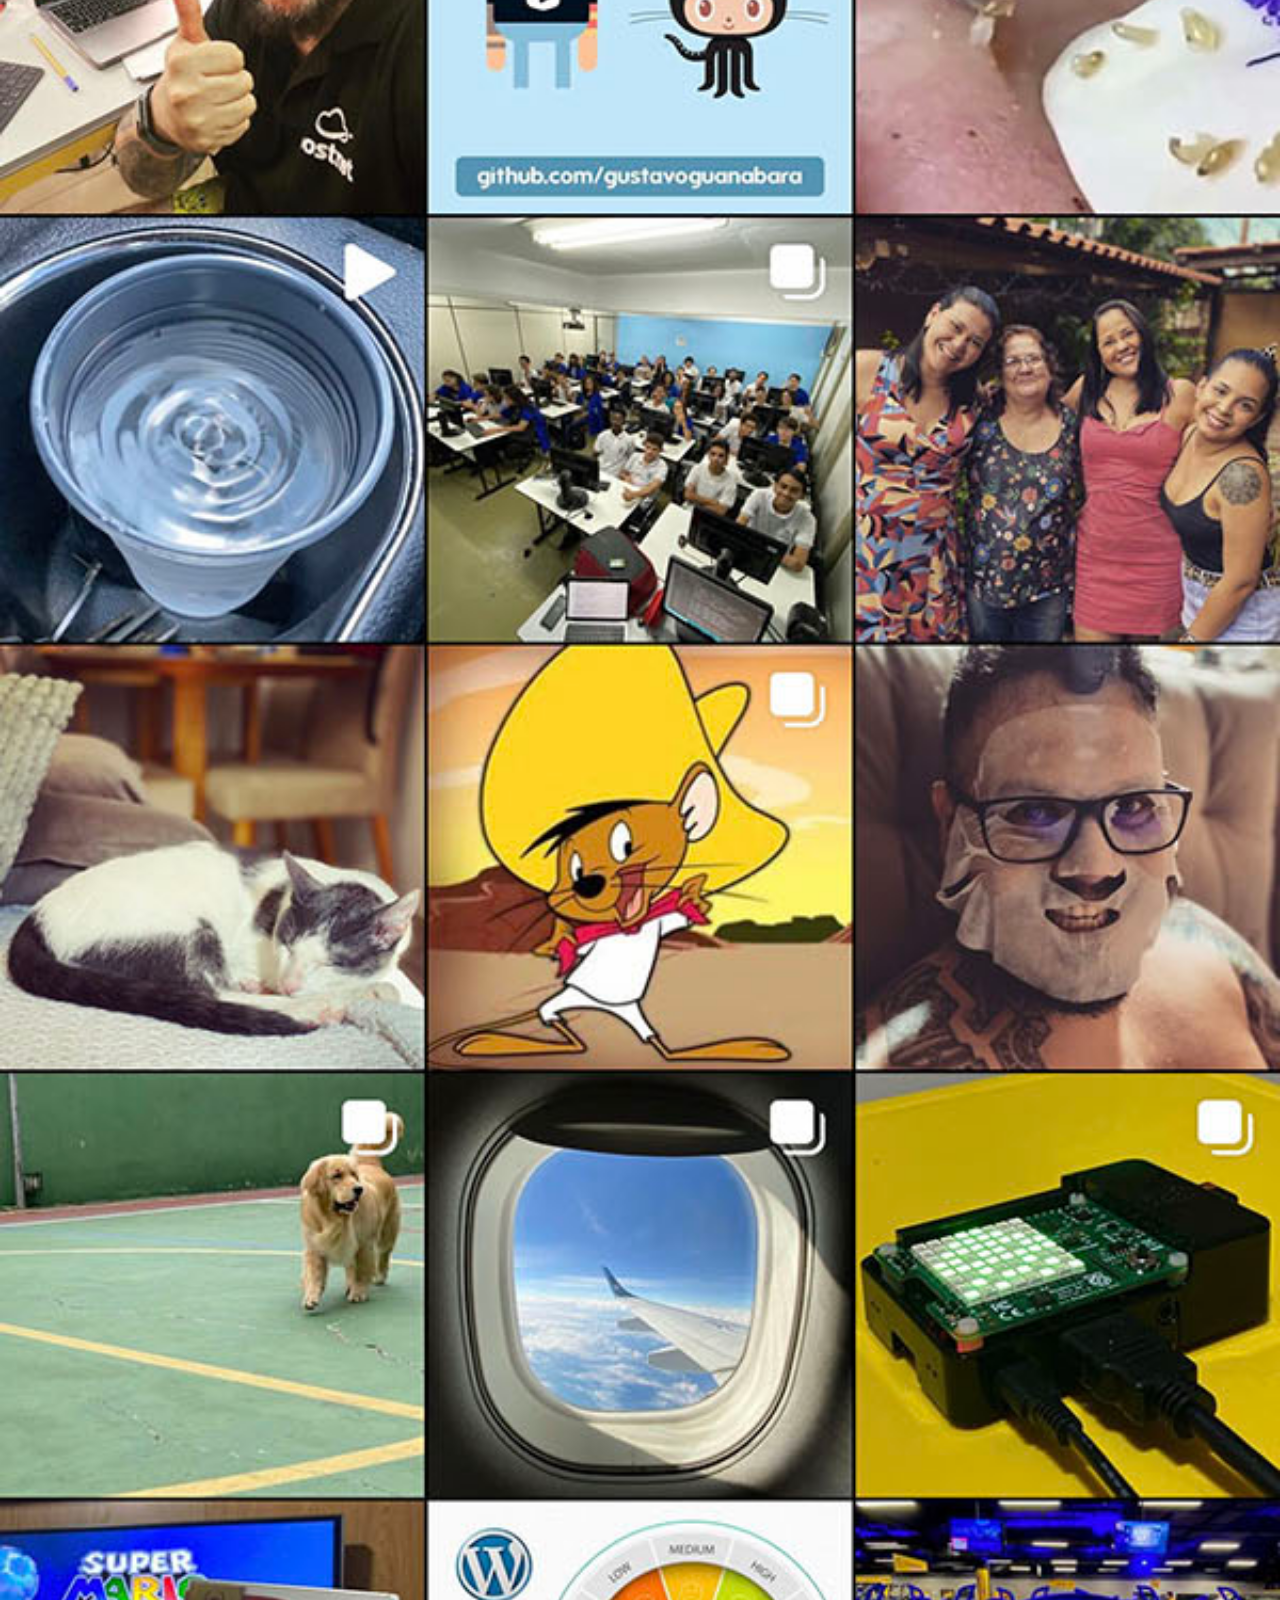
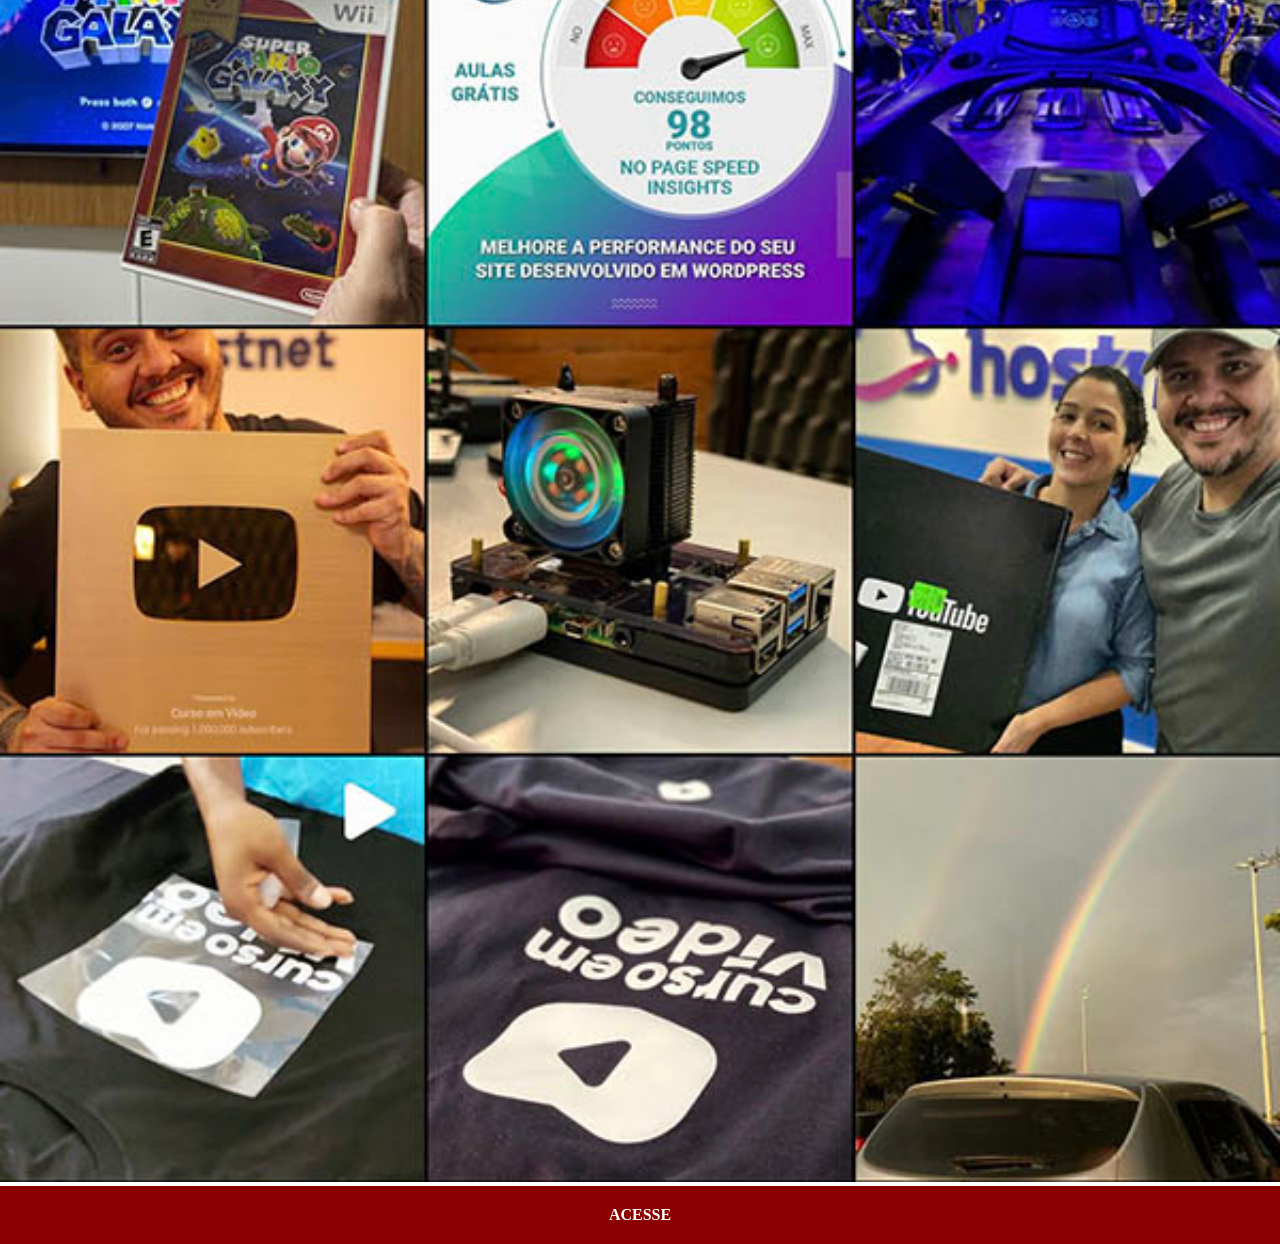
<file: instagram.html>
<!DOCTYPE html>
<html lang="pt-br">
<head>
    <meta charset="UTF-8">
    <meta name="viewport" content="width=device-width, initial-scale=1.0">
    <title>Instagran</title>
    <link rel="stylesheet" href="estilos/social.css">
</head>
<body>

    <img src="imagens/tela-instagram.jpg" alt="Instagran">
    <a href="https://www.instagram.com/gustavoguanabara/" target="_blank">ACESSE</a>
    
</body>
</html>
</file>
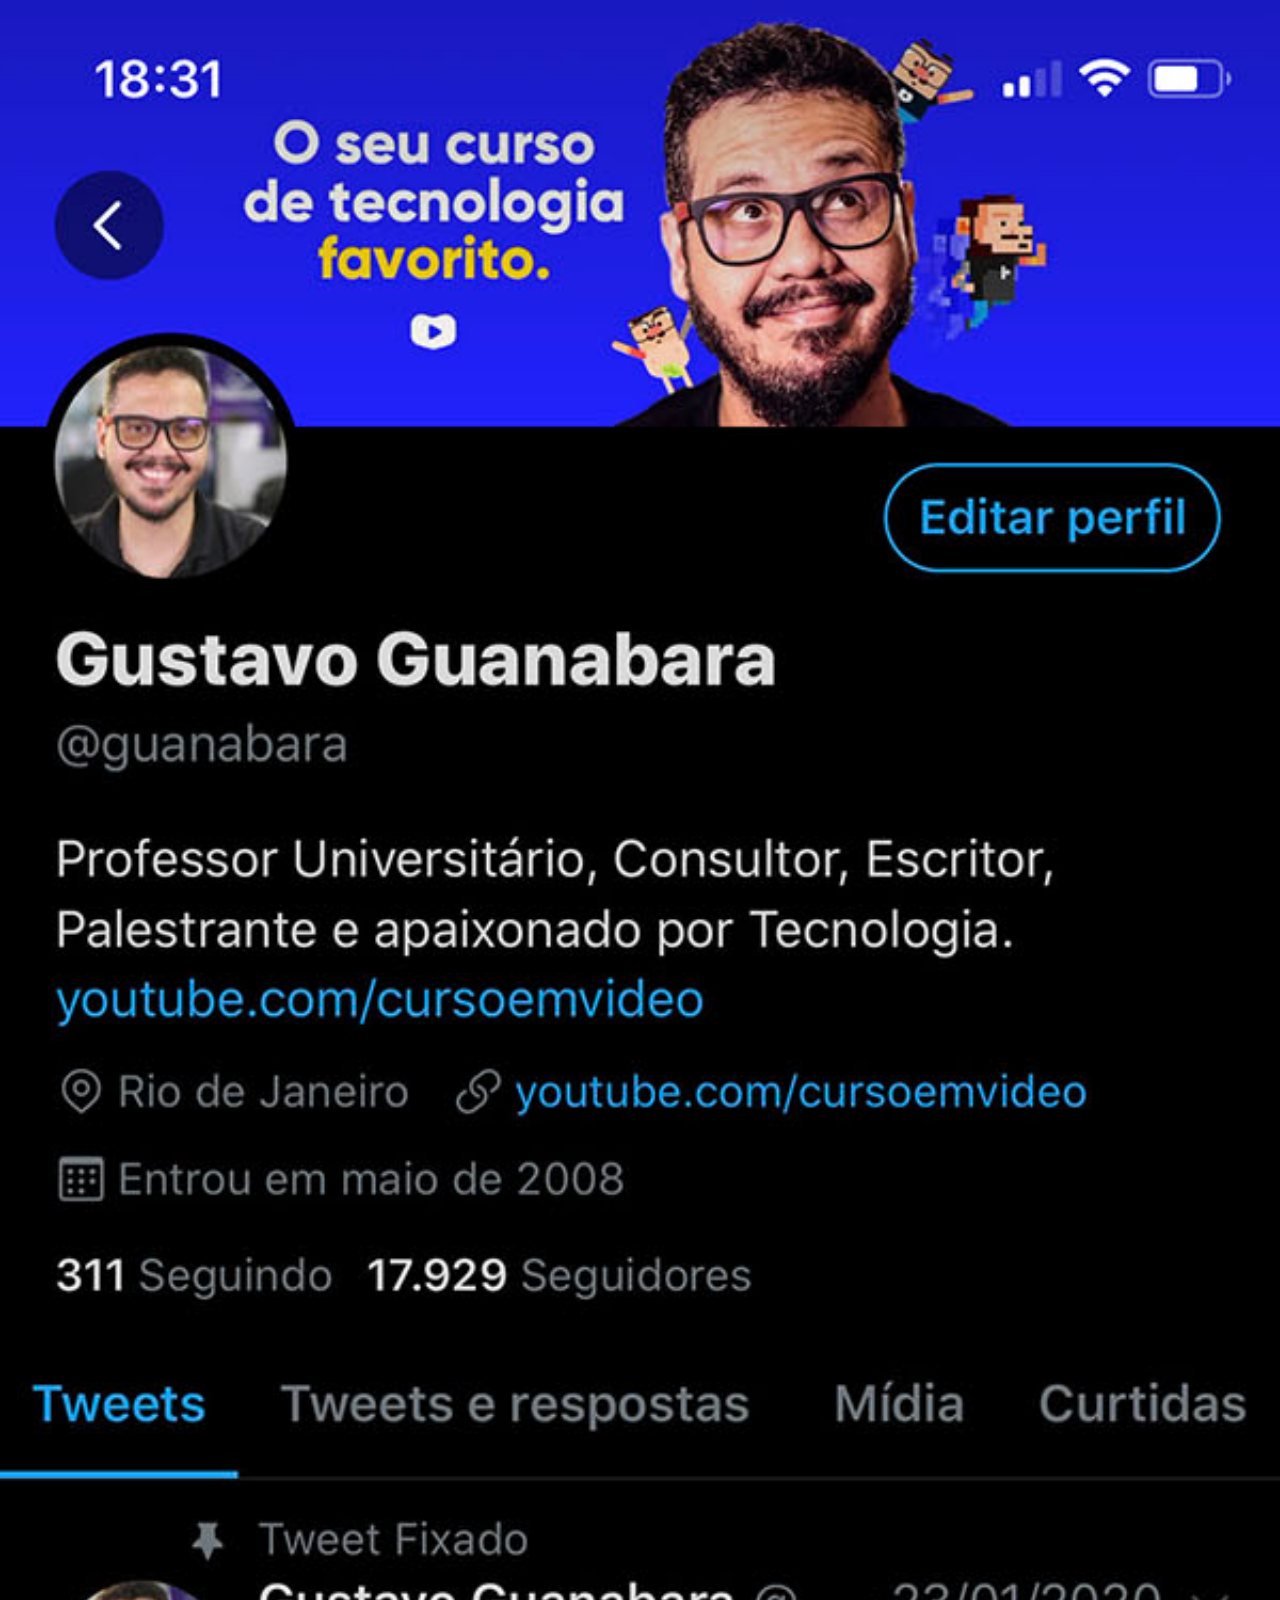
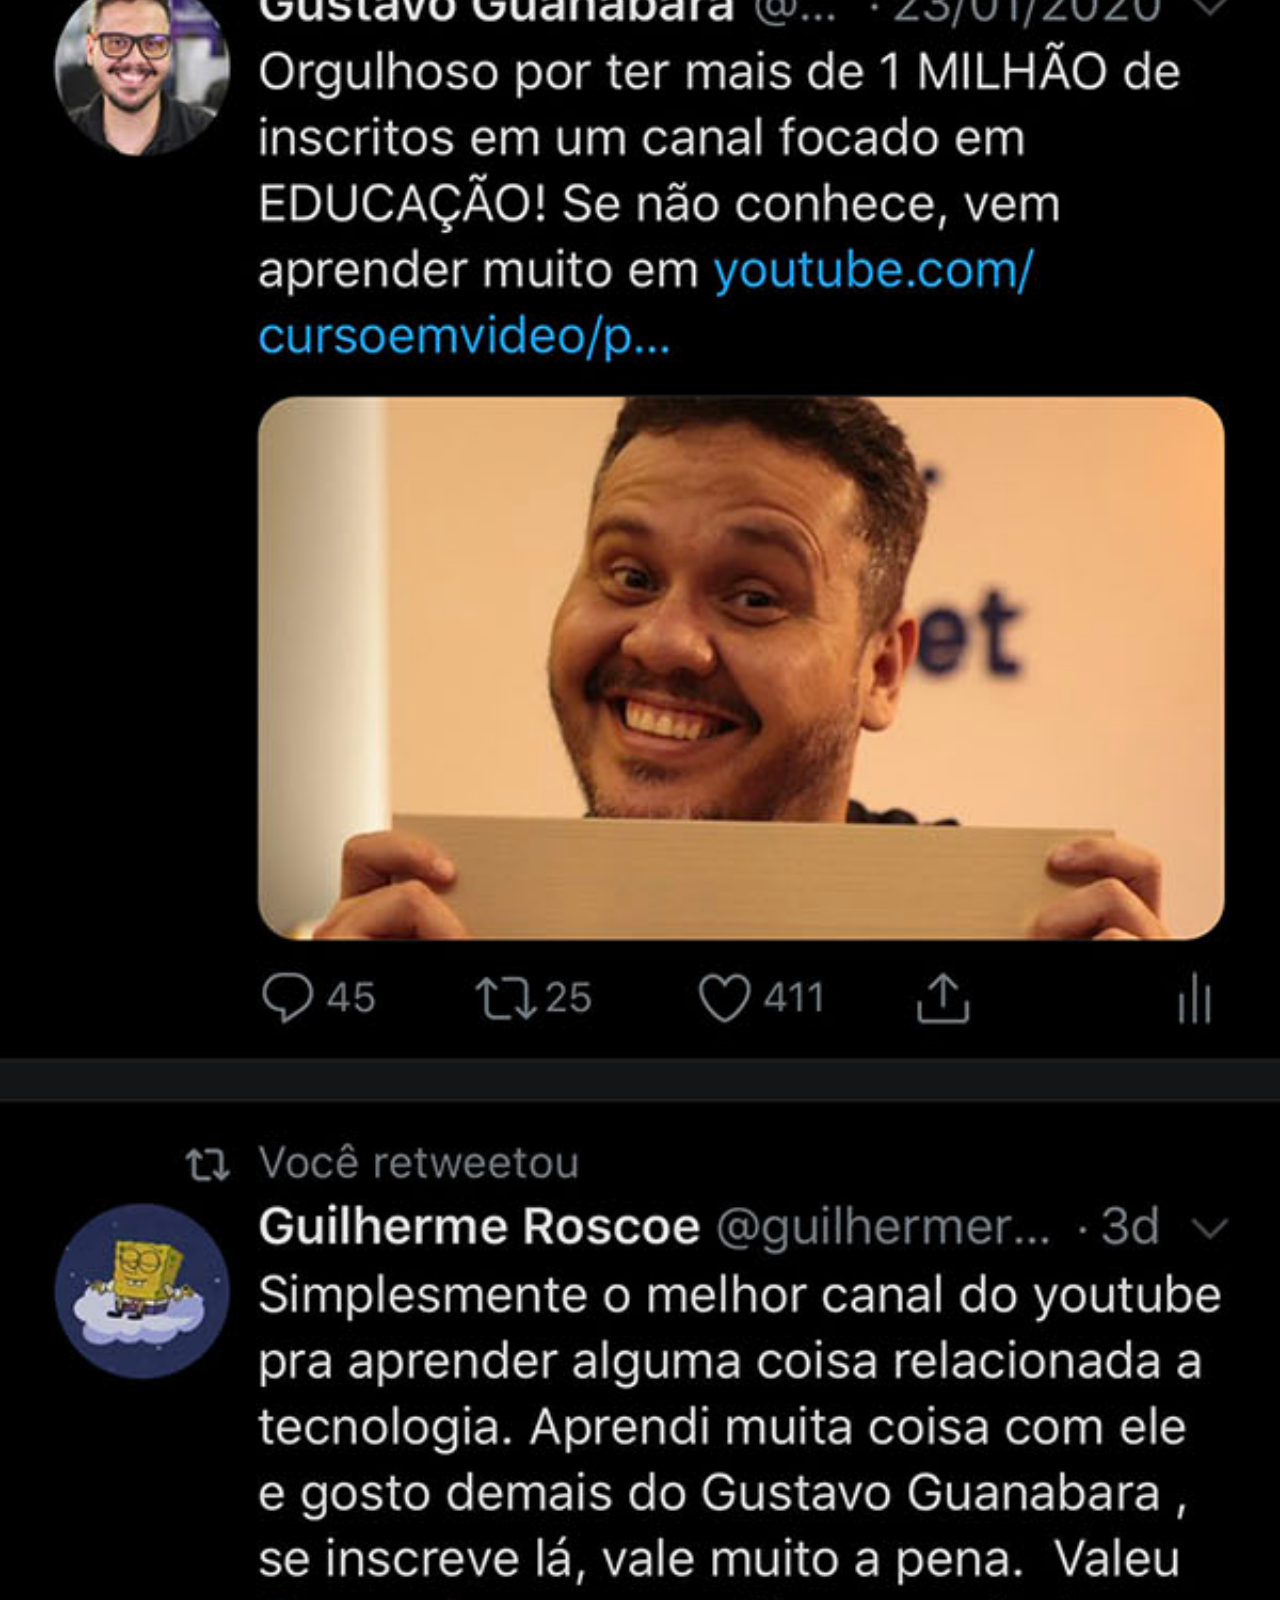
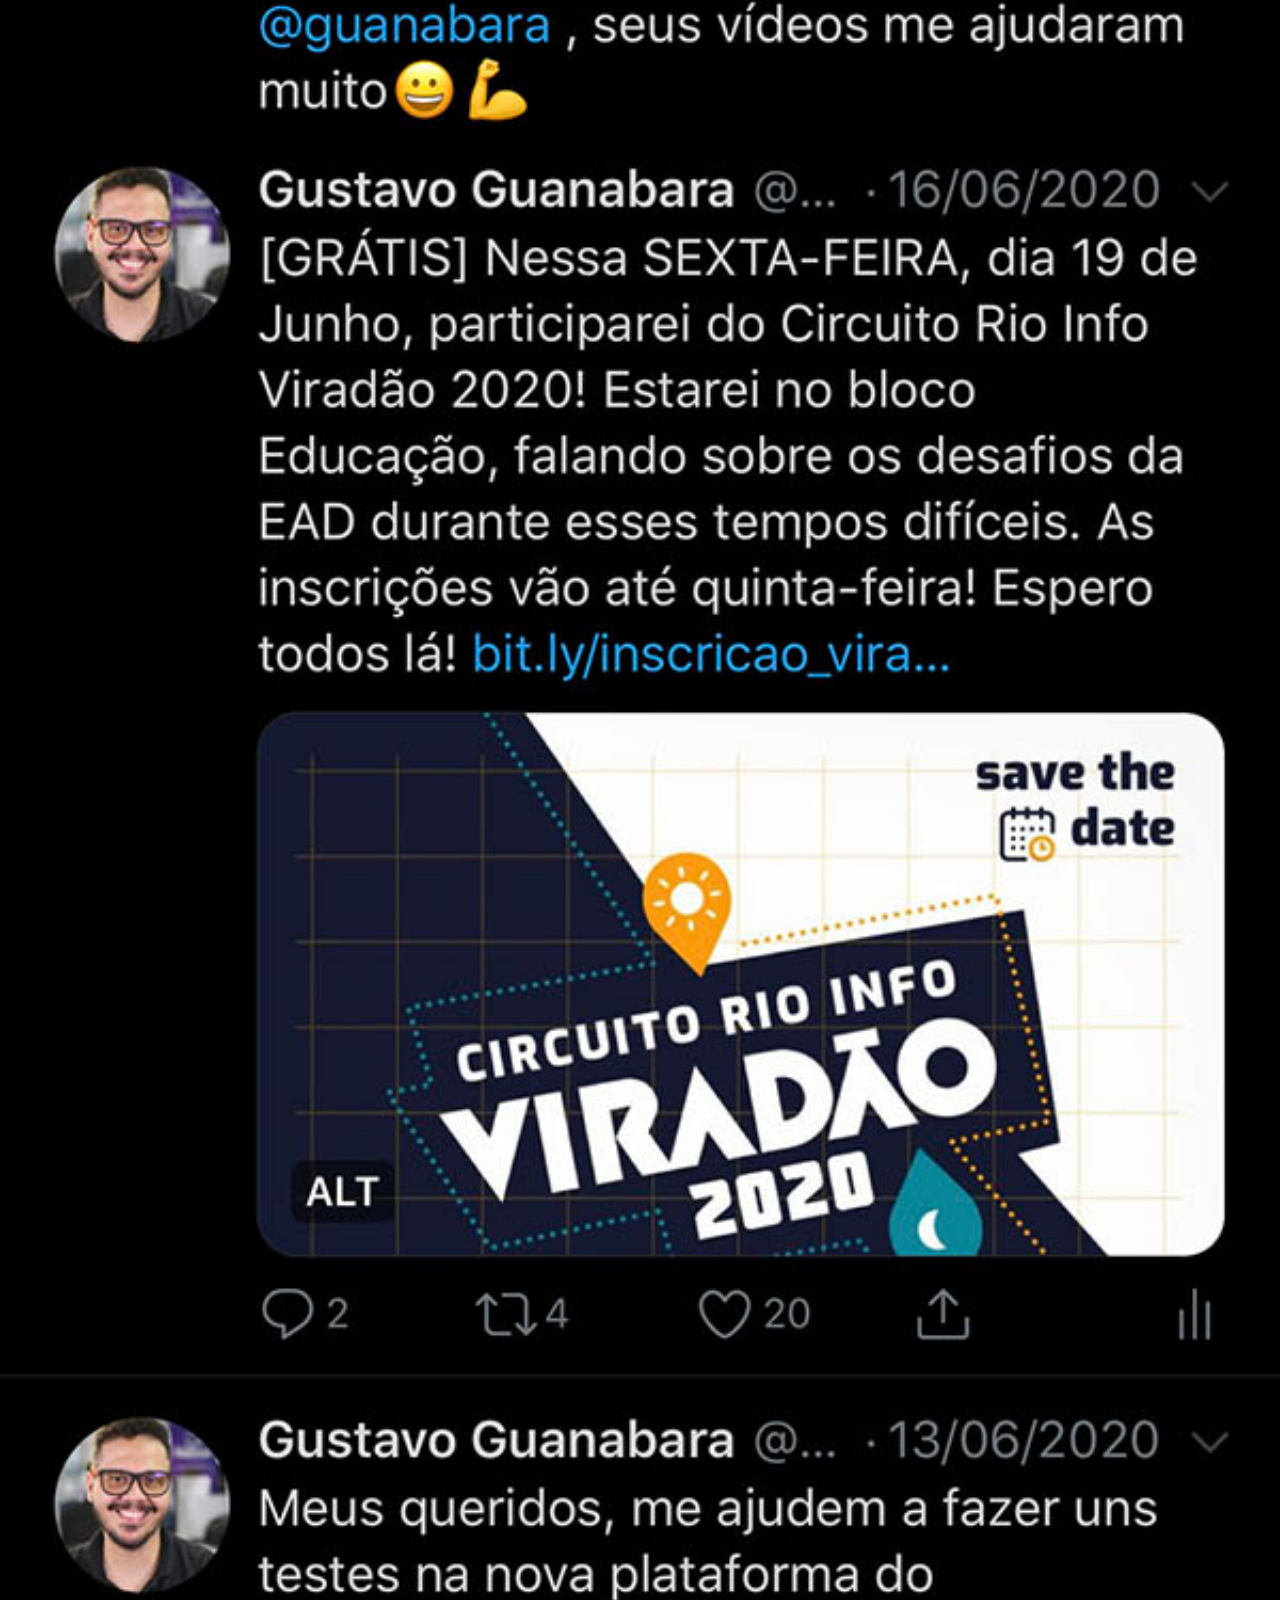
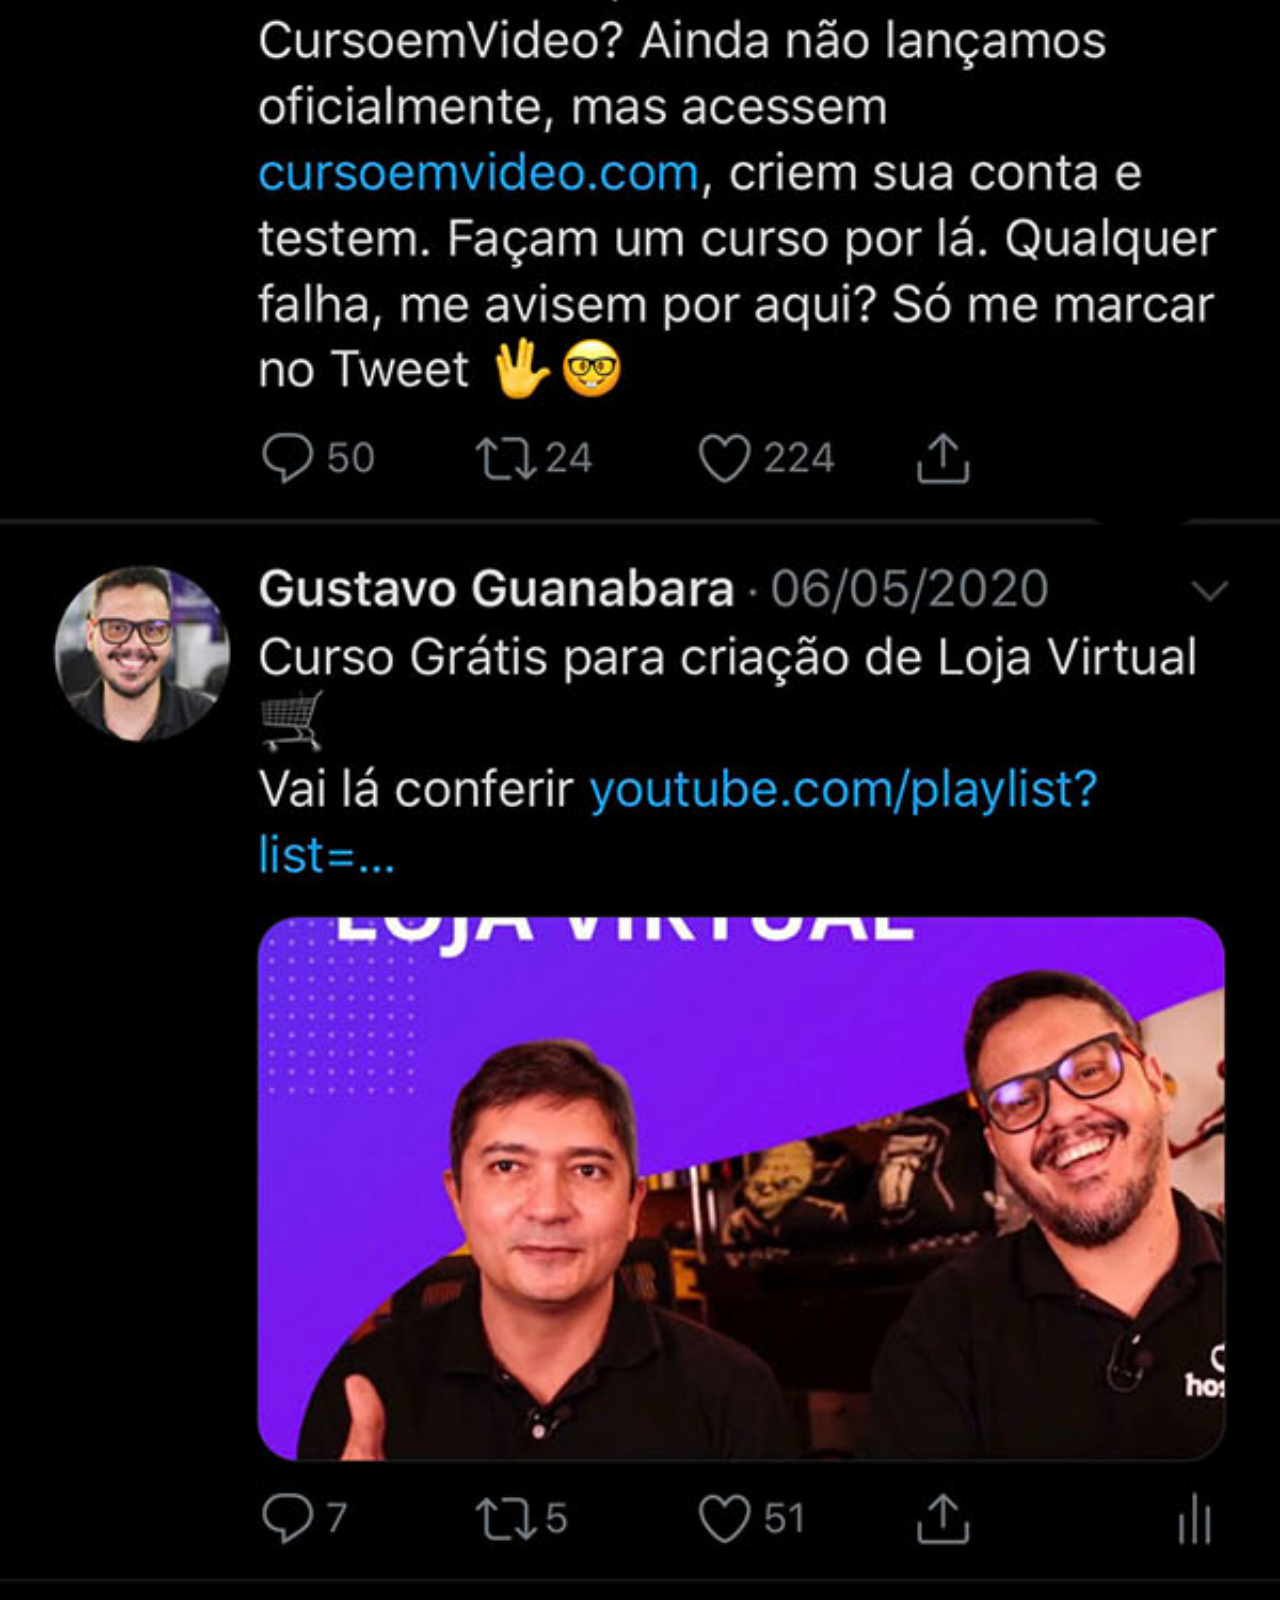
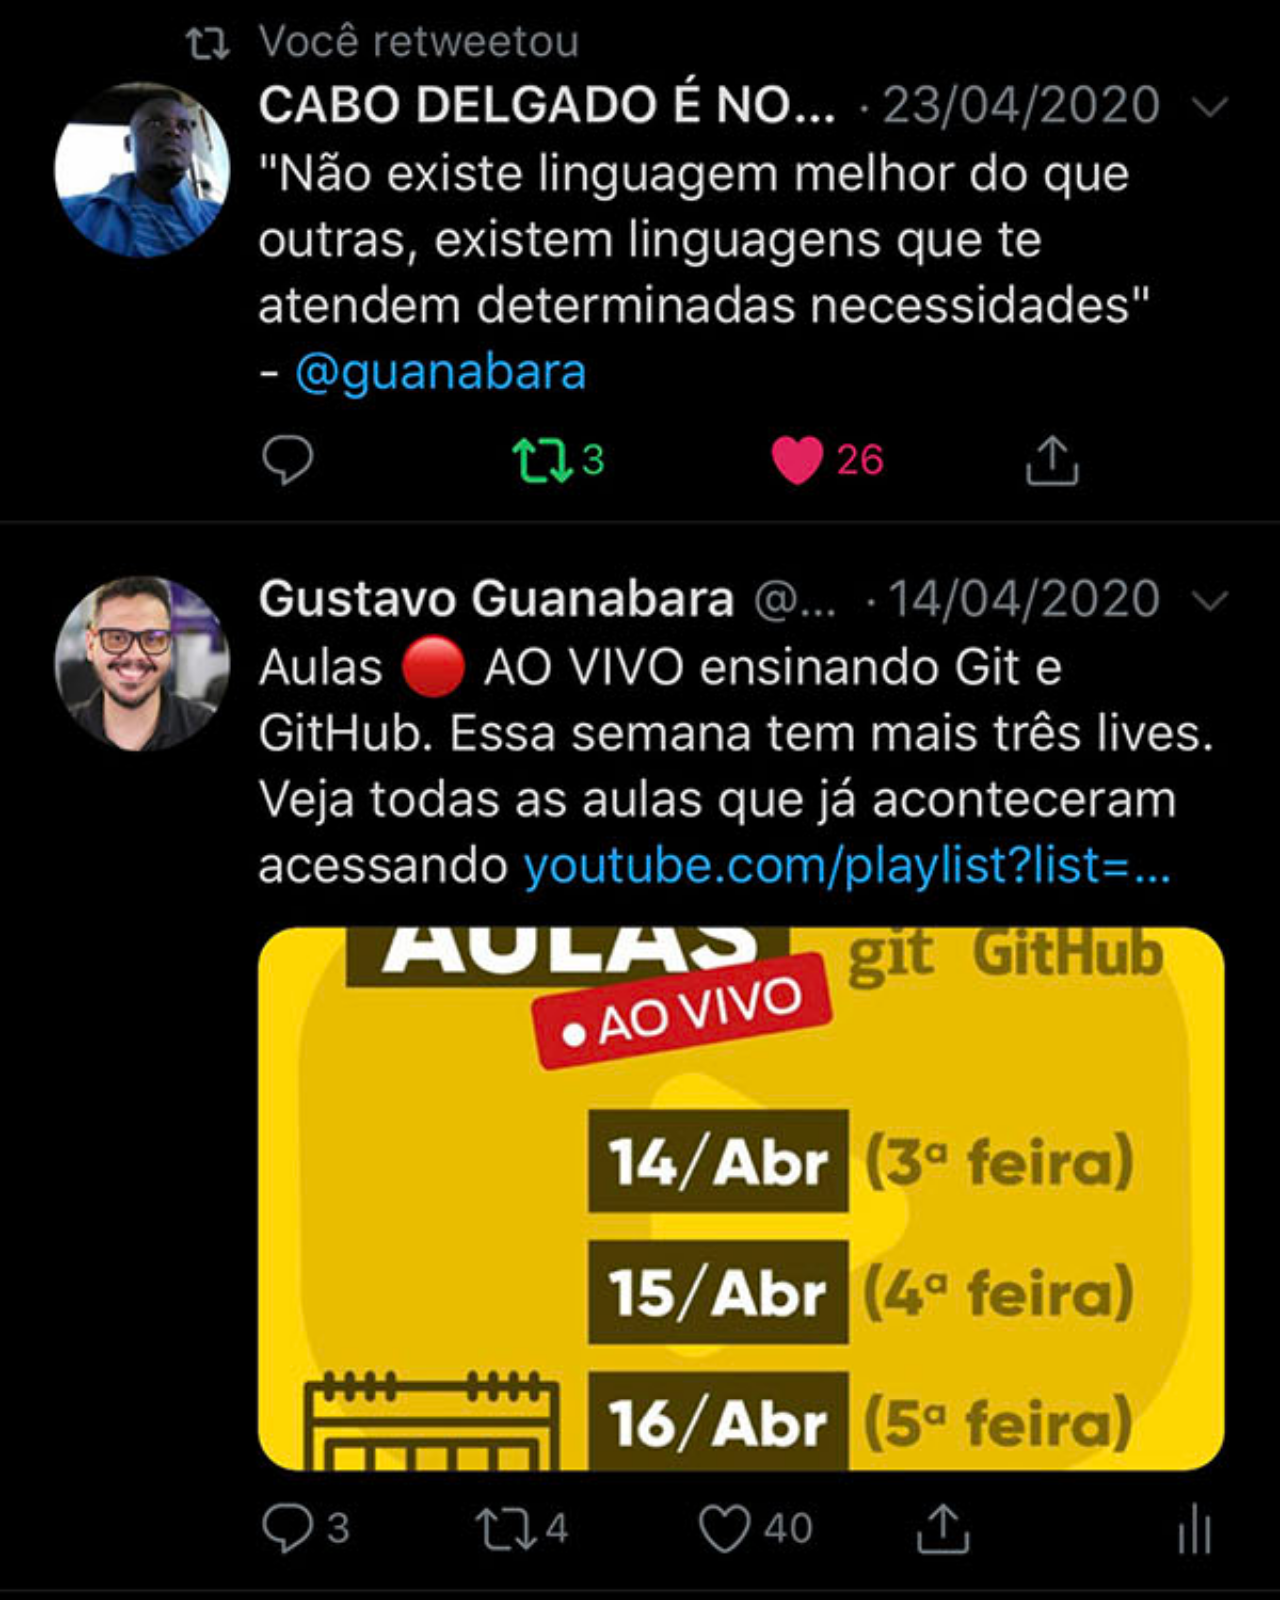
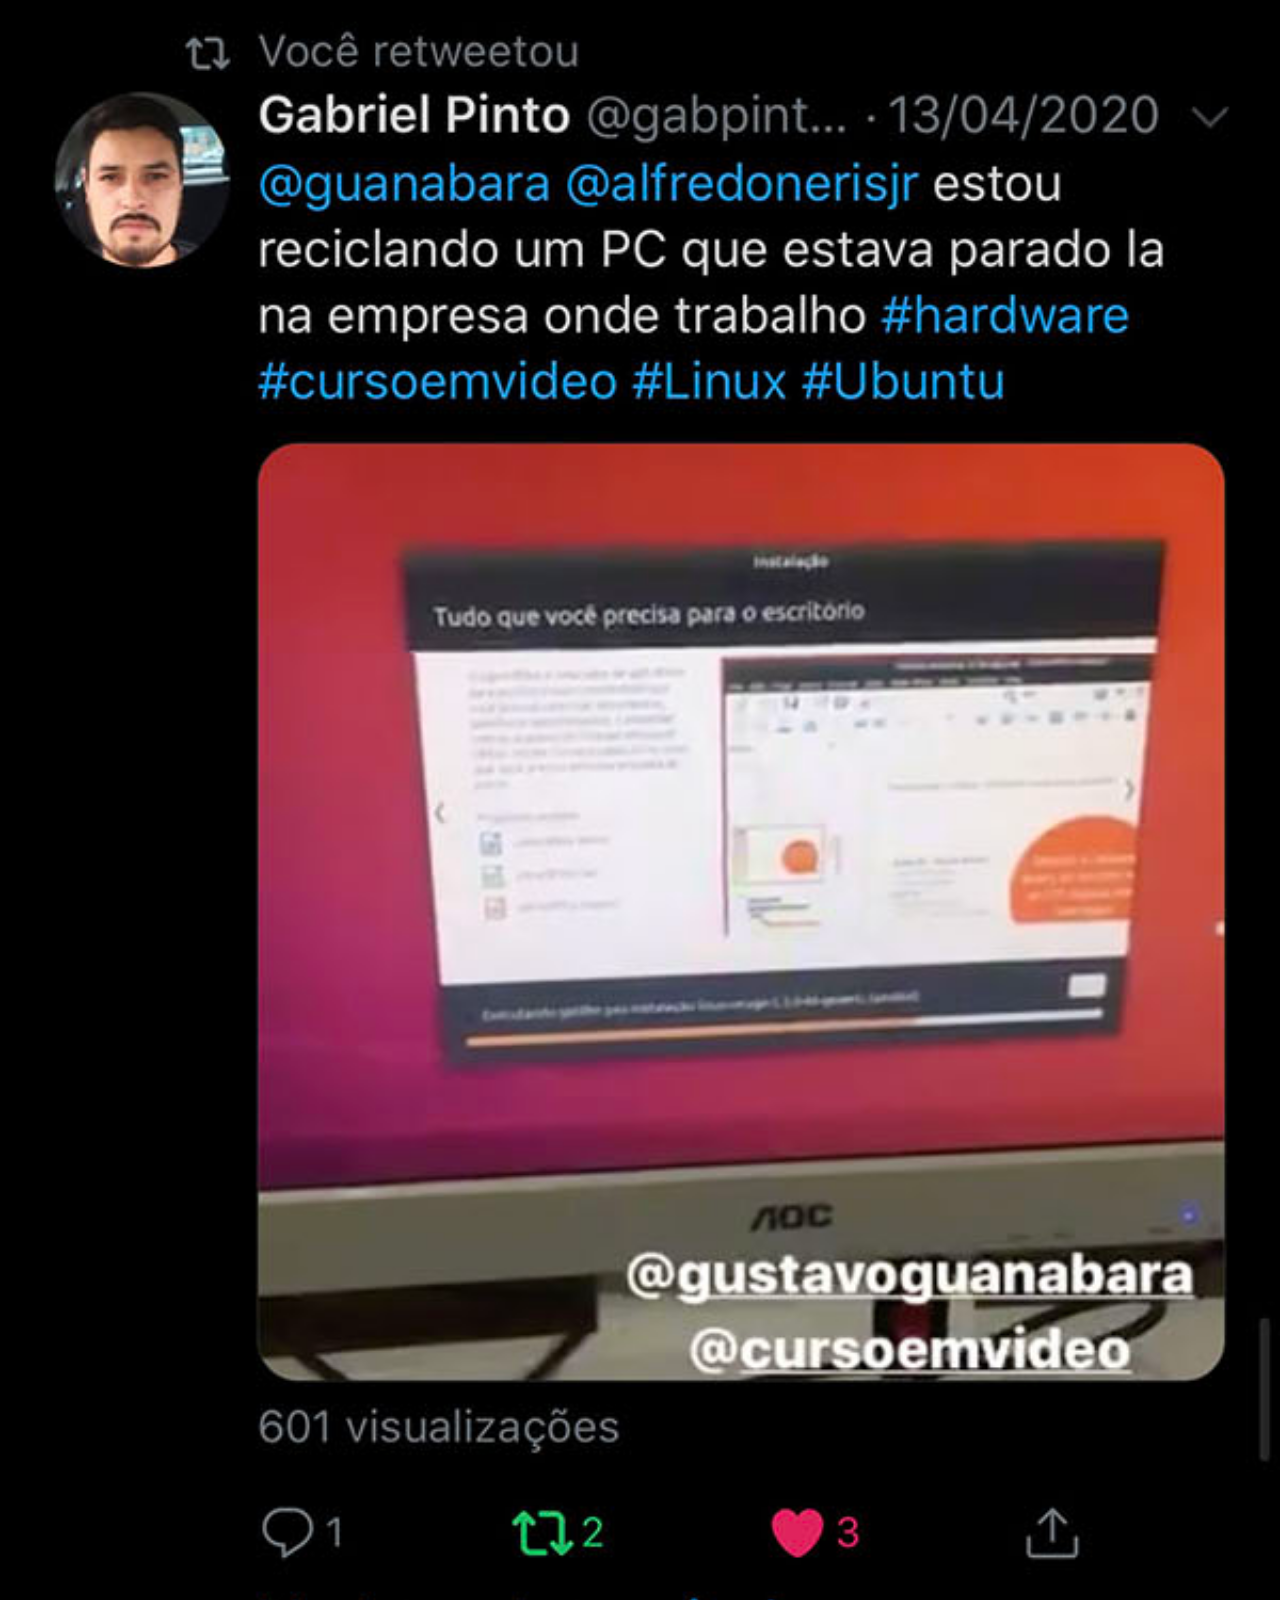
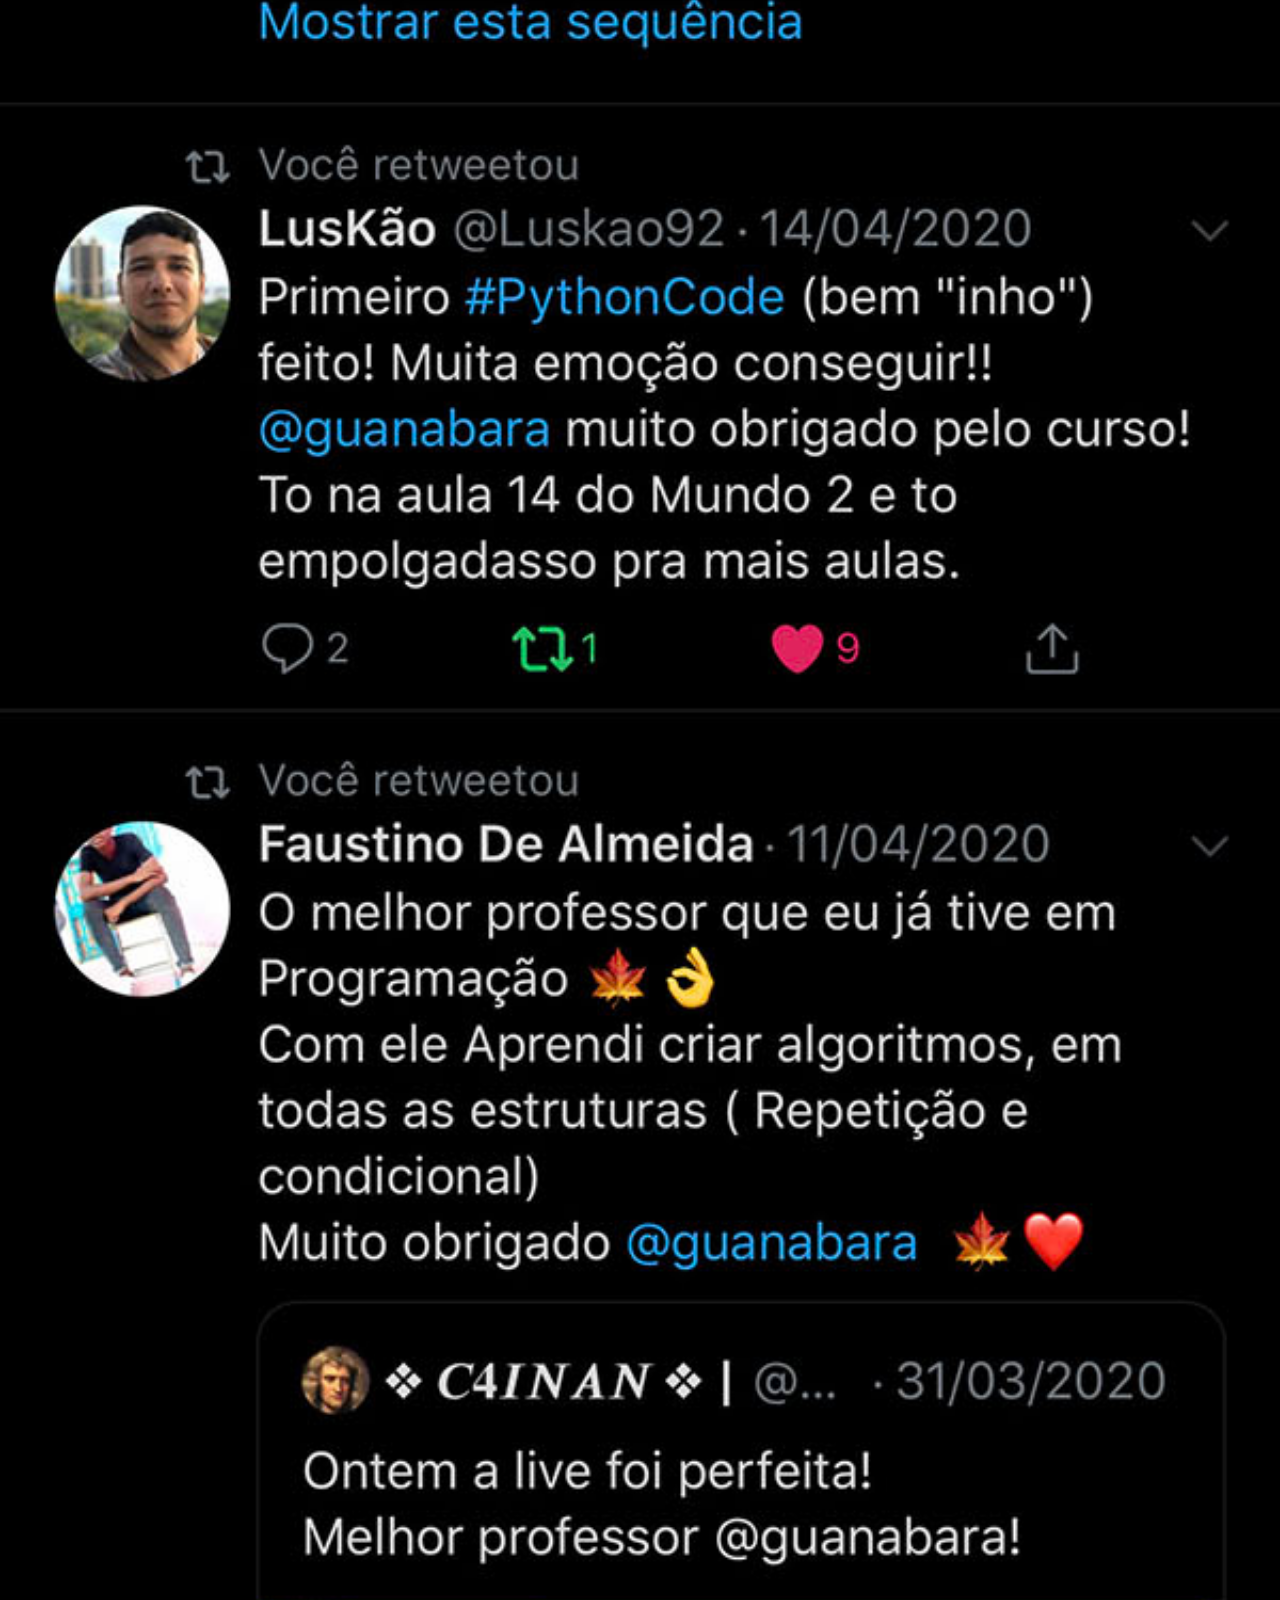
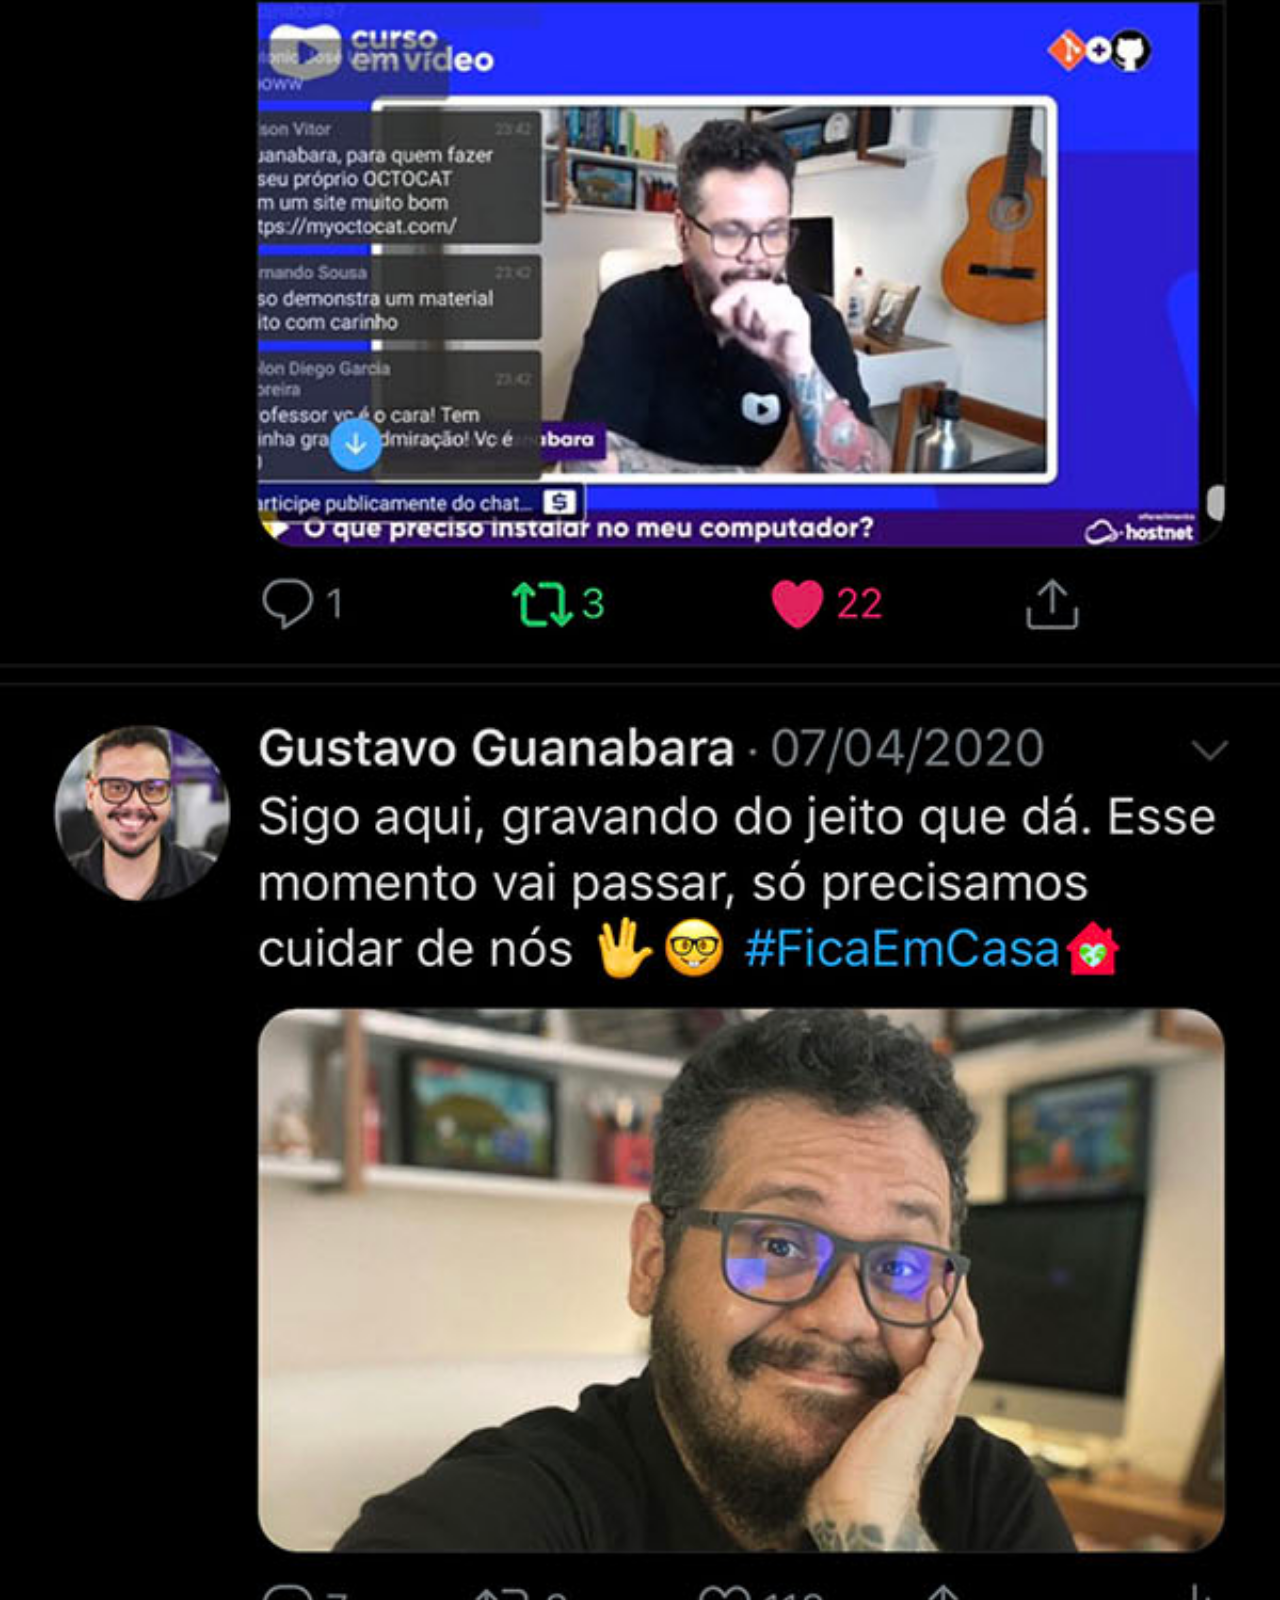
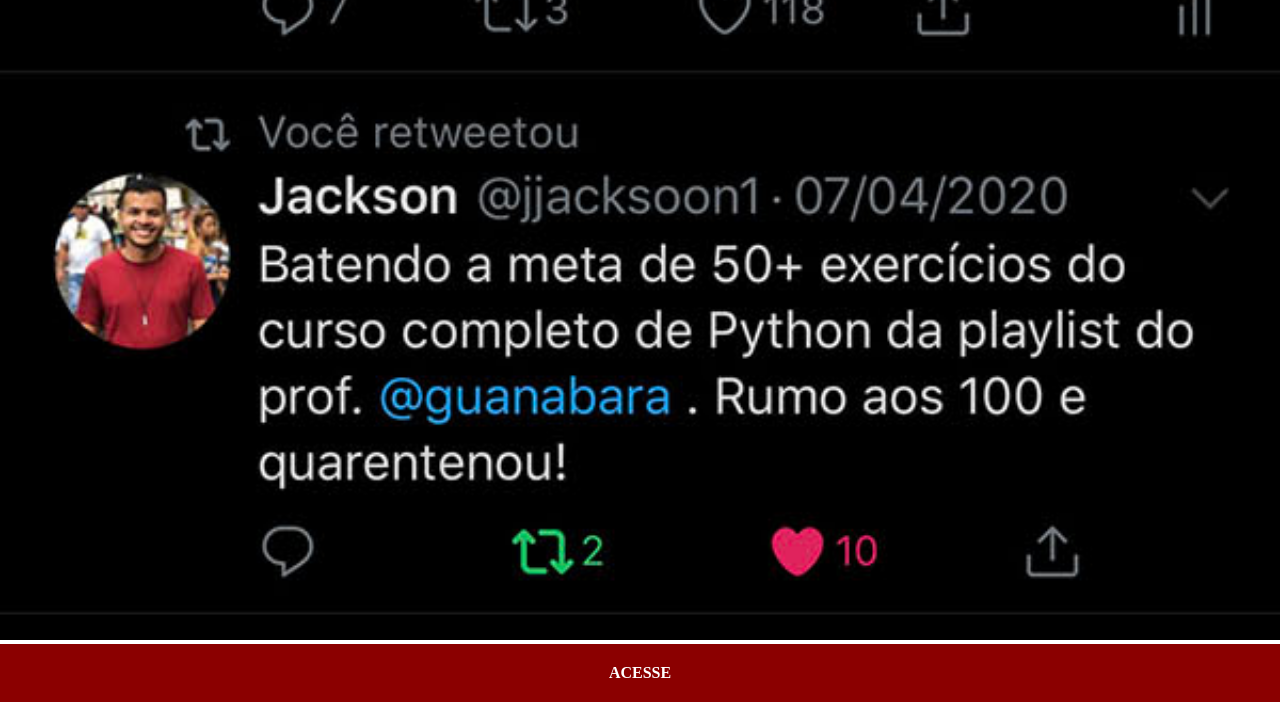
<file: twitter.html>
<!DOCTYPE html>
<html lang="pt-br">
<head>
    <meta charset="UTF-8">
    <meta name="viewport" content="width=device-width, initial-scale=1.0">
    <title>Twitter</title>
    <link rel="stylesheet" href="estilos/social.css">
</head>
<body>

    <img src="imagens/tela-twitter.jpg" alt="Twitter">
    <a href="https://x.com/guanabara" target="_blank">ACESSE</a>
    
</body>
</html>
</file>
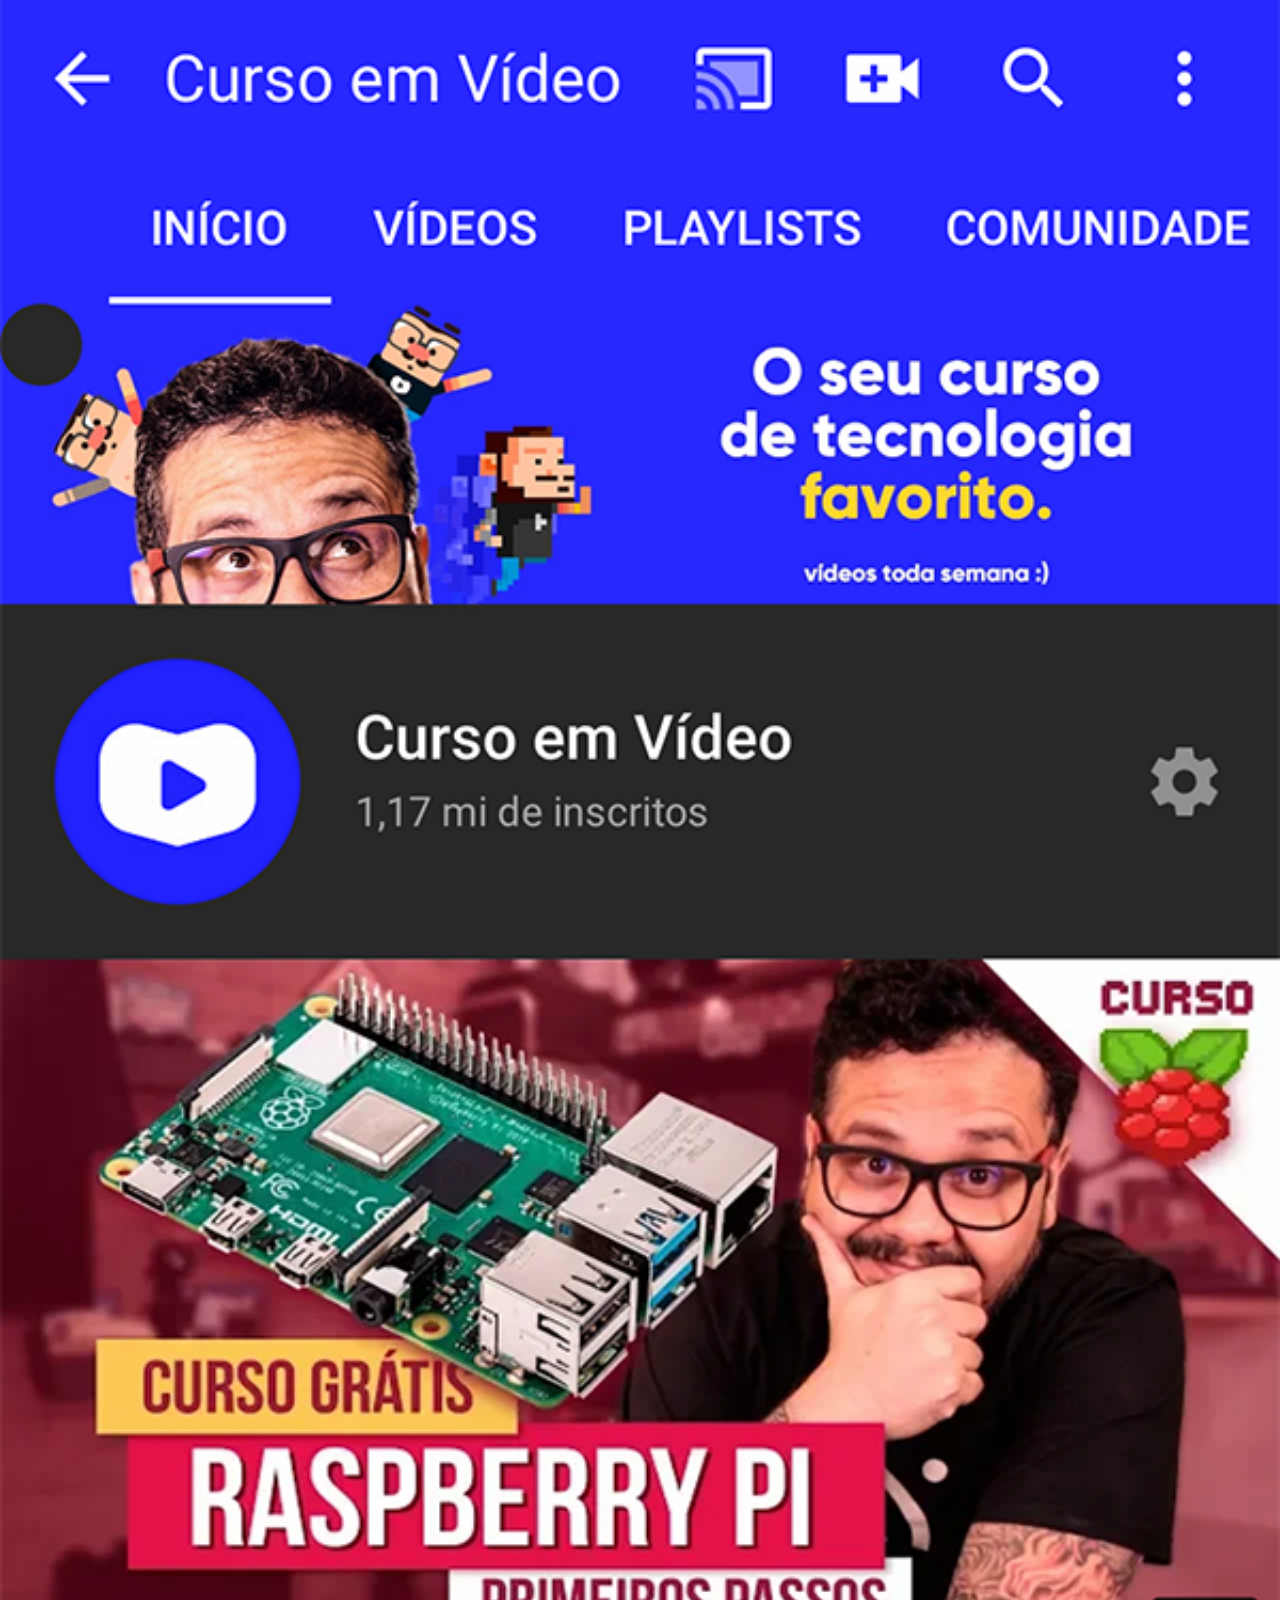
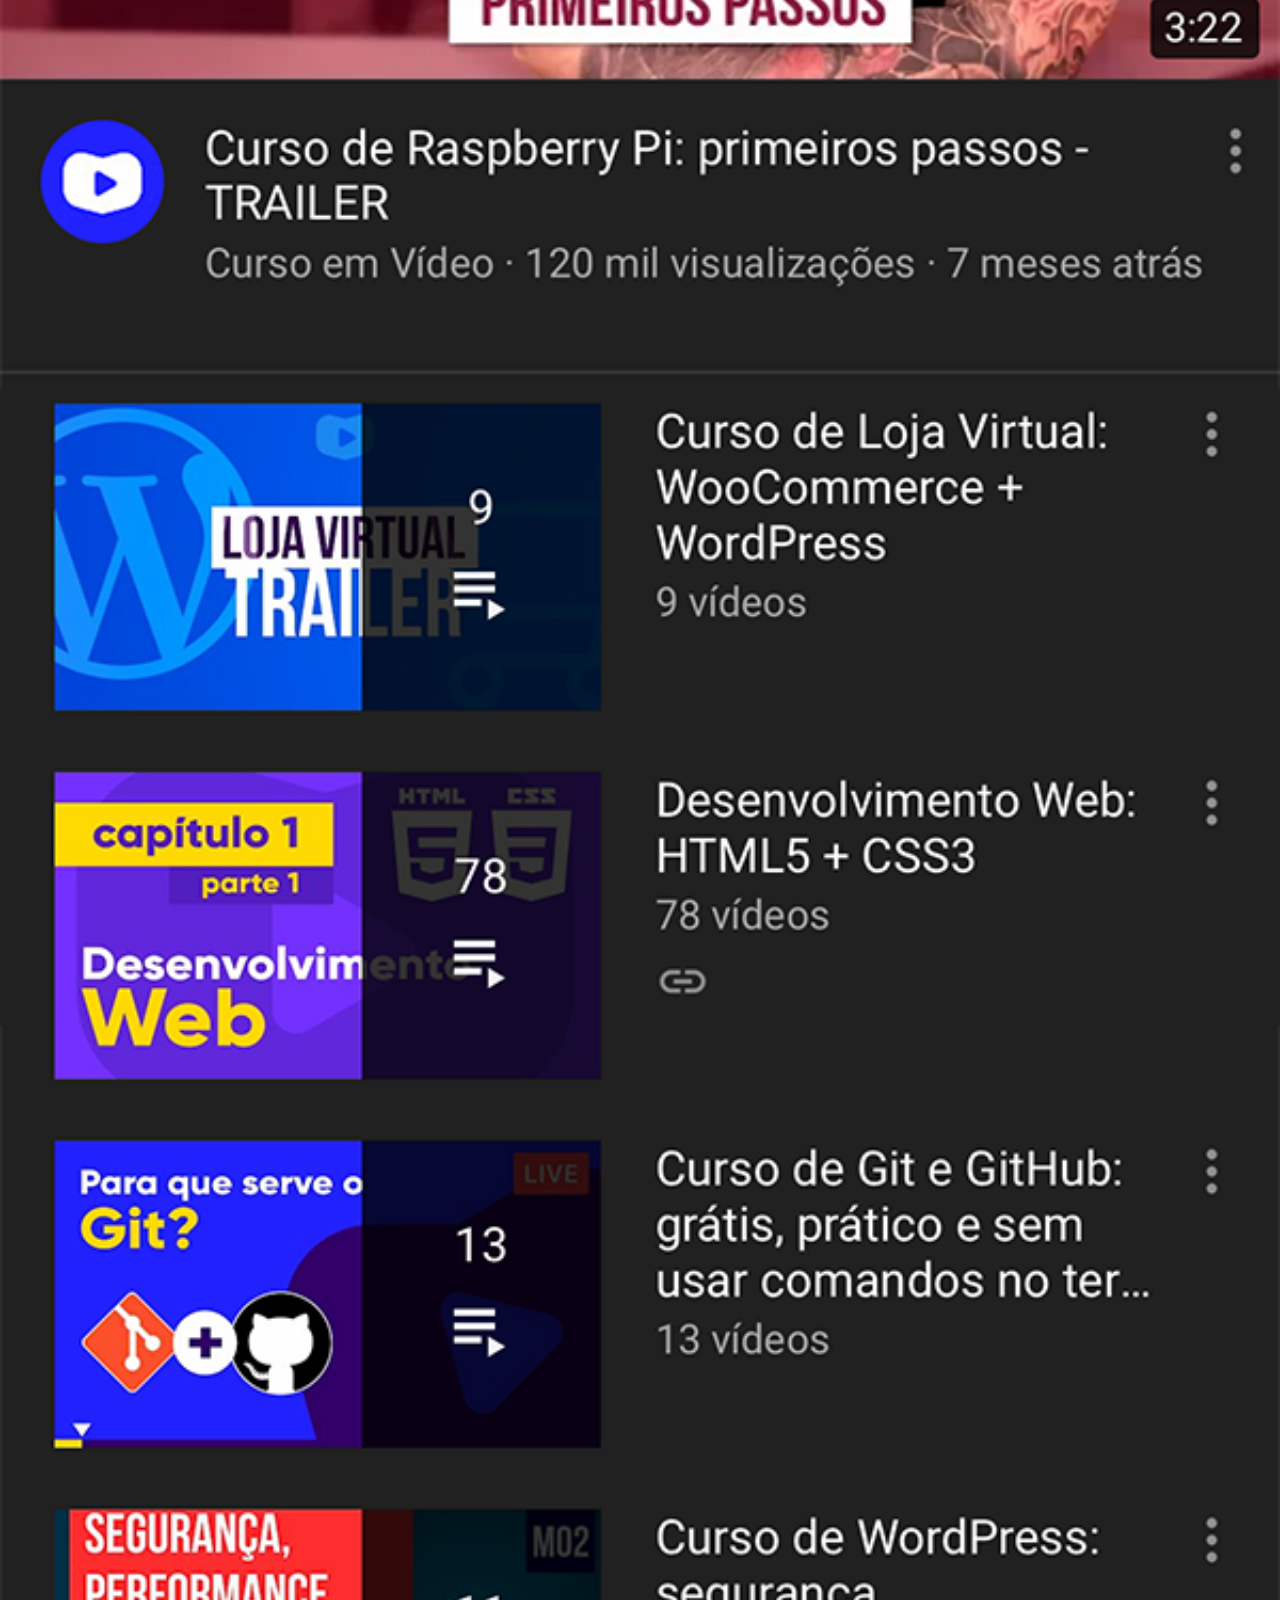
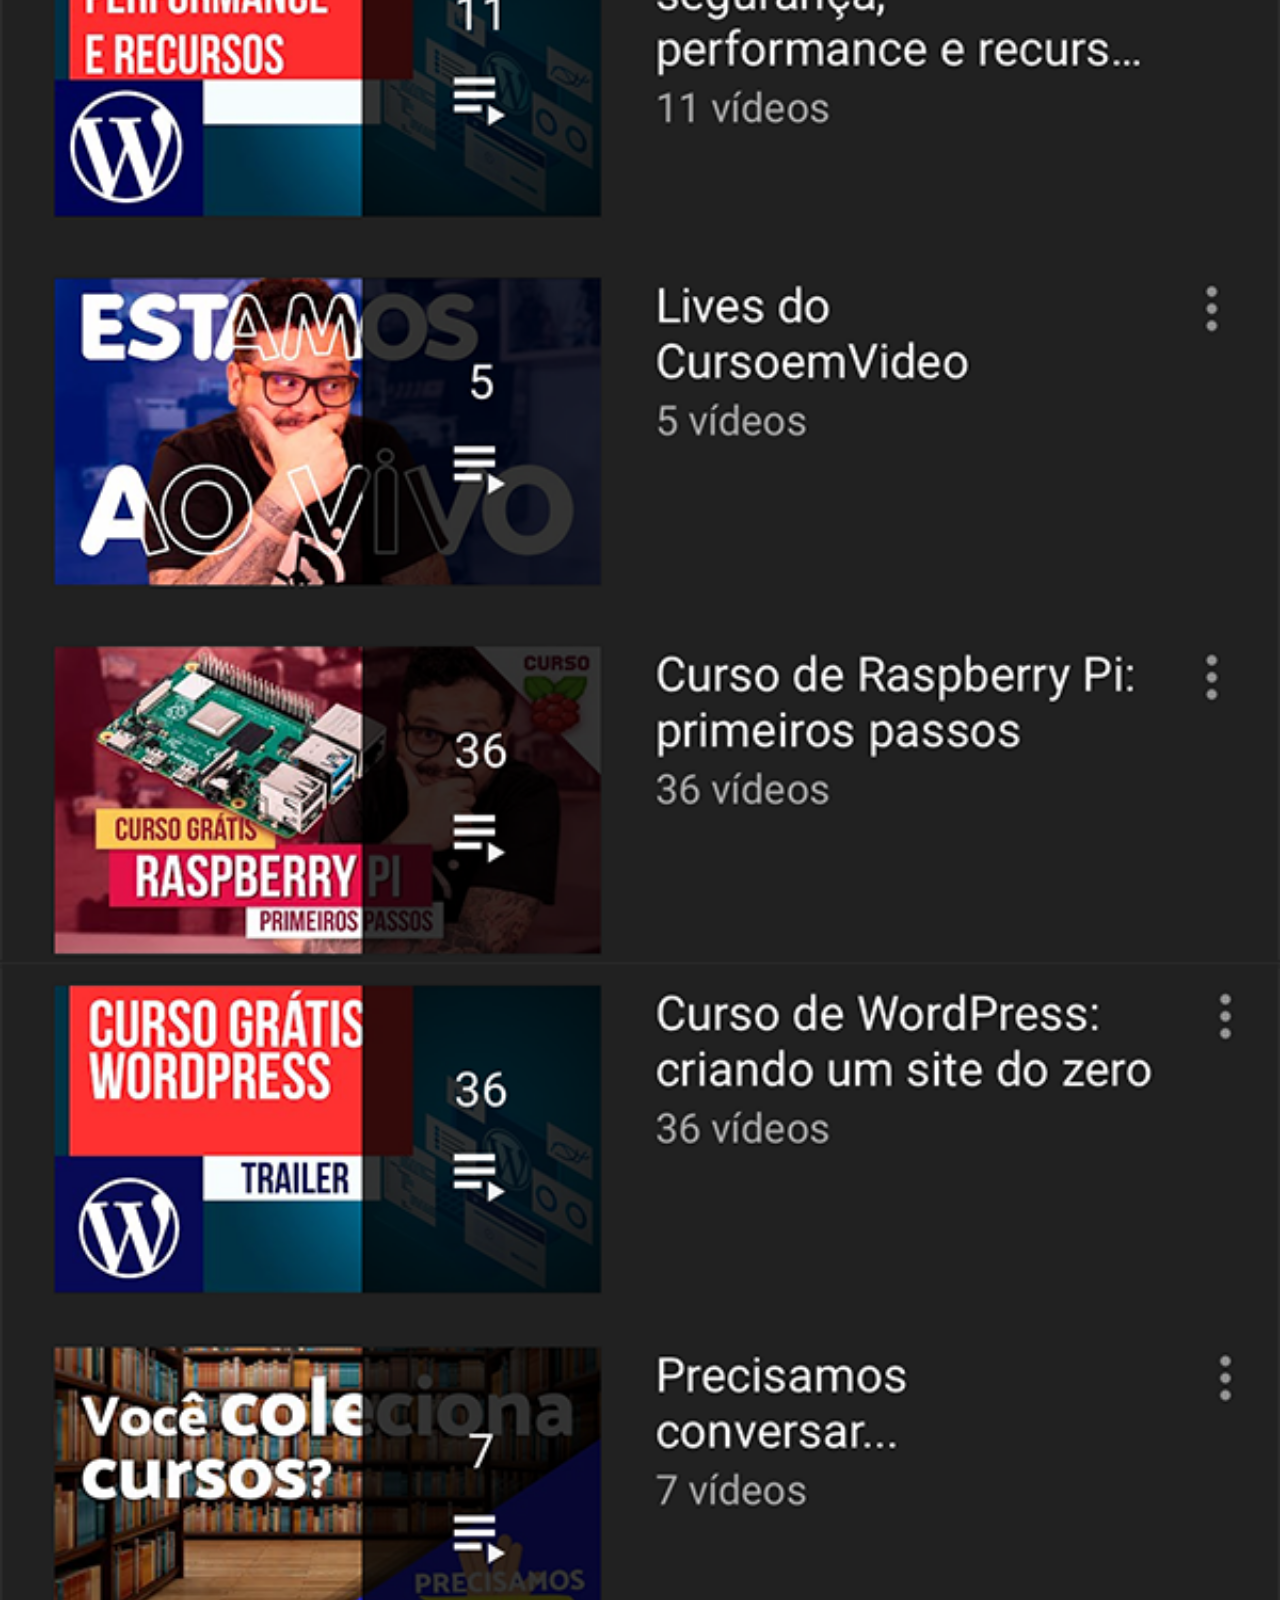
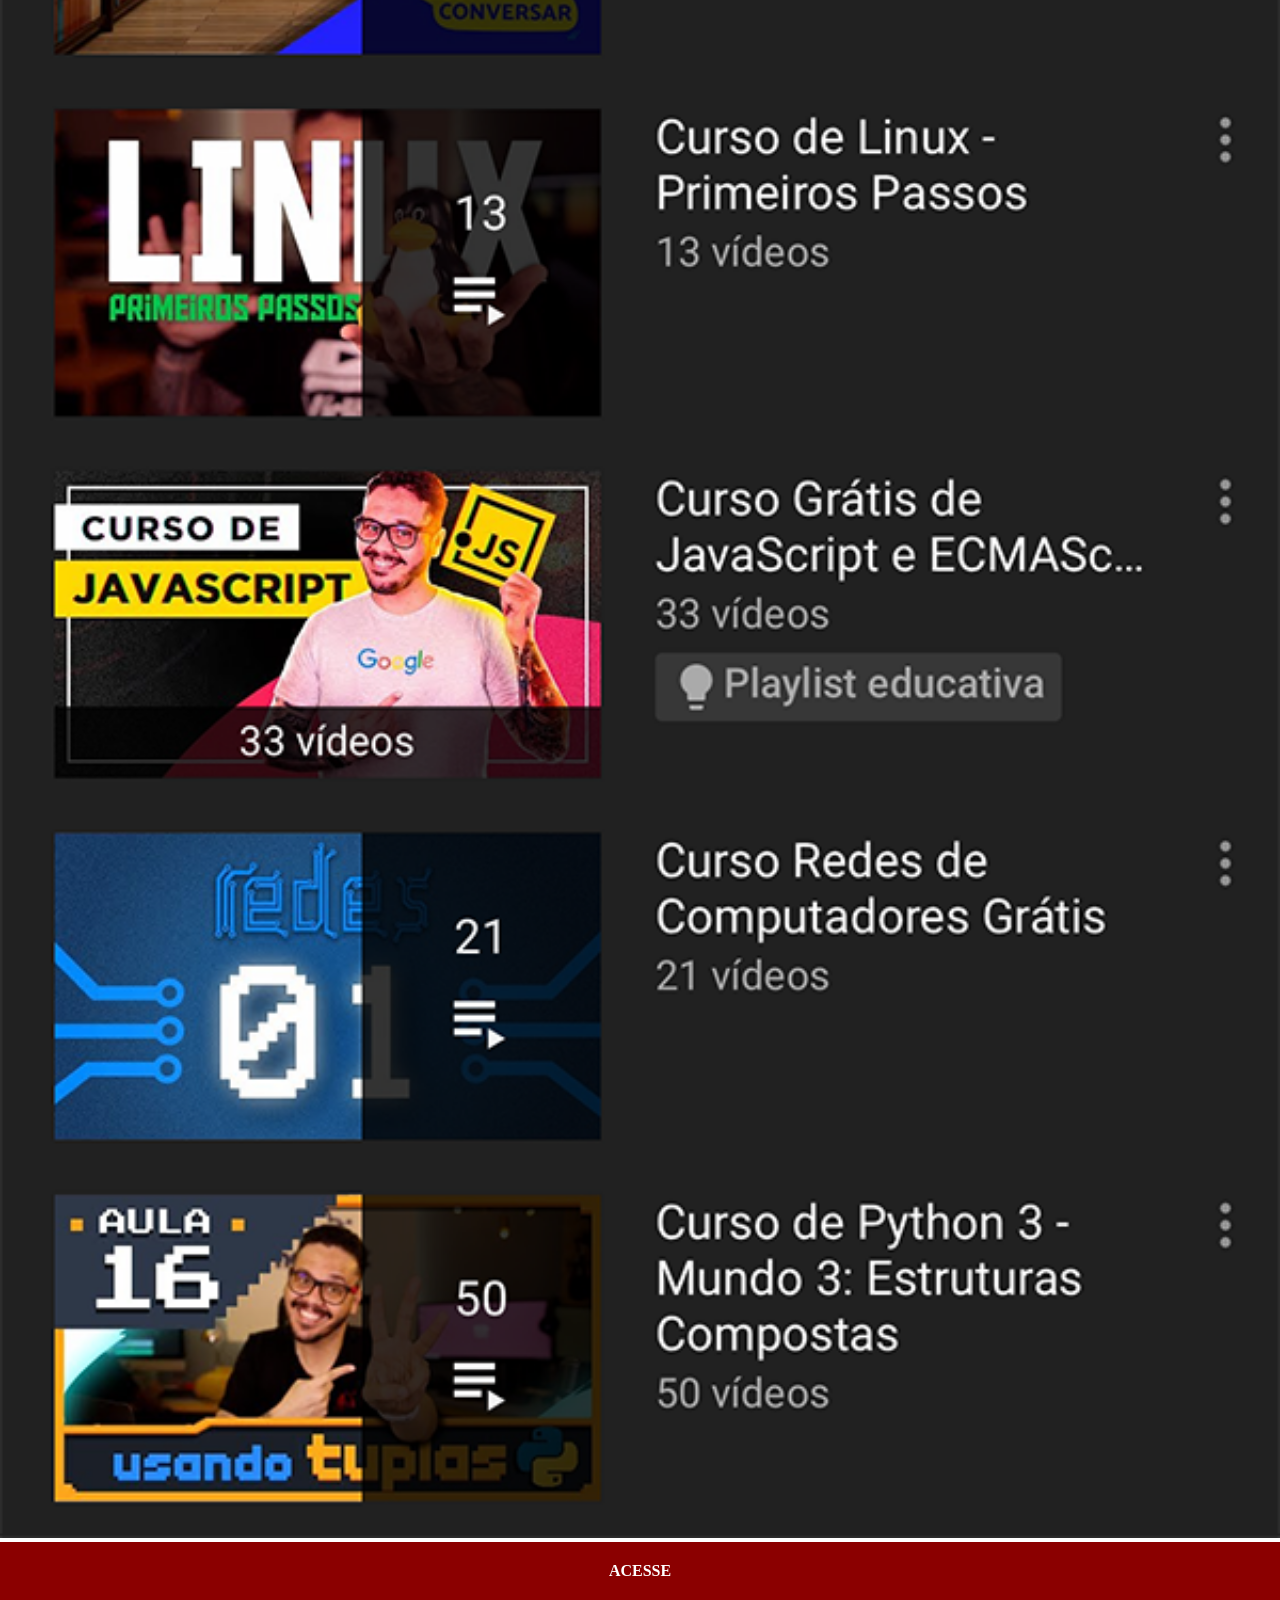
<file: youtube.html>
<!DOCTYPE html>
<html lang="pt-br">
<head>
    <meta charset="UTF-8">
    <meta name="viewport" content="width=device-width, initial-scale=1.0">
    <title>Youtube</title>
    <link rel="stylesheet" href="estilos/social.css">
</head>
<body>
    <img src="imagens/tela-youtube.png" alt="Youtube">
    <a href="https://www.youtube.com/@cursoemvideo" target="_blank">ACESSE</a>
</body>
</html>
</file>
<file: estilos/estilo.css>
@charset "UTF-8";

*{
    margin: 0px;
    padding: 0px;
    font-family: Arial, Helvetica, sans-serif;
}

html, body{
    height: 100vh;
    width: 100vw;
    background-color: black;
}

body{
    background: url(../imagens/fundo-madeira.jpg) no-repeat top center;
    background-size: cover;
}

main{
    height: 100vh;
    position: relative;
}

section#telefone{
    position: absolute;
    top: 50%;
    left: 50%;
    transform: translate(-50%, -50%);
    height: 544px;
    width: 270px;
    background: url("../imagens/frame-iphone.png") no-repeat;
}

iframe#tela{
    position: relative;
    top: 71px;
    left: 20px;
    width: 230px;
    height: 406px;
}

section#redes_sociais{
    text-align: right;
}

section#redes_sociais img{
    width: 50px;
    margin: 10px;
    border-radius: 50%;
    box-shadow: 2px 2px 5px rgba(0, 0, 0, 0.400);
    box-sizing: border-box;
}

section#redes_sociais img:hover{
    border: 2px solid rgba(255, 255, 255, 0.6);
    transform: translate(-3px, -3px);
    box-shadow: 5px 5px 10px rgba(0, 0, 0, 0.6);
    transition: transform 0.3s, border 0.3s;
}
</file>
<file: estilos/social.css>
@charset "UTF-8";

*{
    margin:0px;
    padding: 0px;
}

::-webkit-scrollbar{ /*escondendo a scrollbar*/
    width: 0px;
    height: 0px;
}

img{
    width: 100vw;
}

a{
    display: block;
    background-color: darkred;
    color: white    ;
    padding: 20px;
    text-align: center;
    font-weight: bolder;
    text-decoration: none;
}
a:hover{
    background-color: red;
}
</file>
